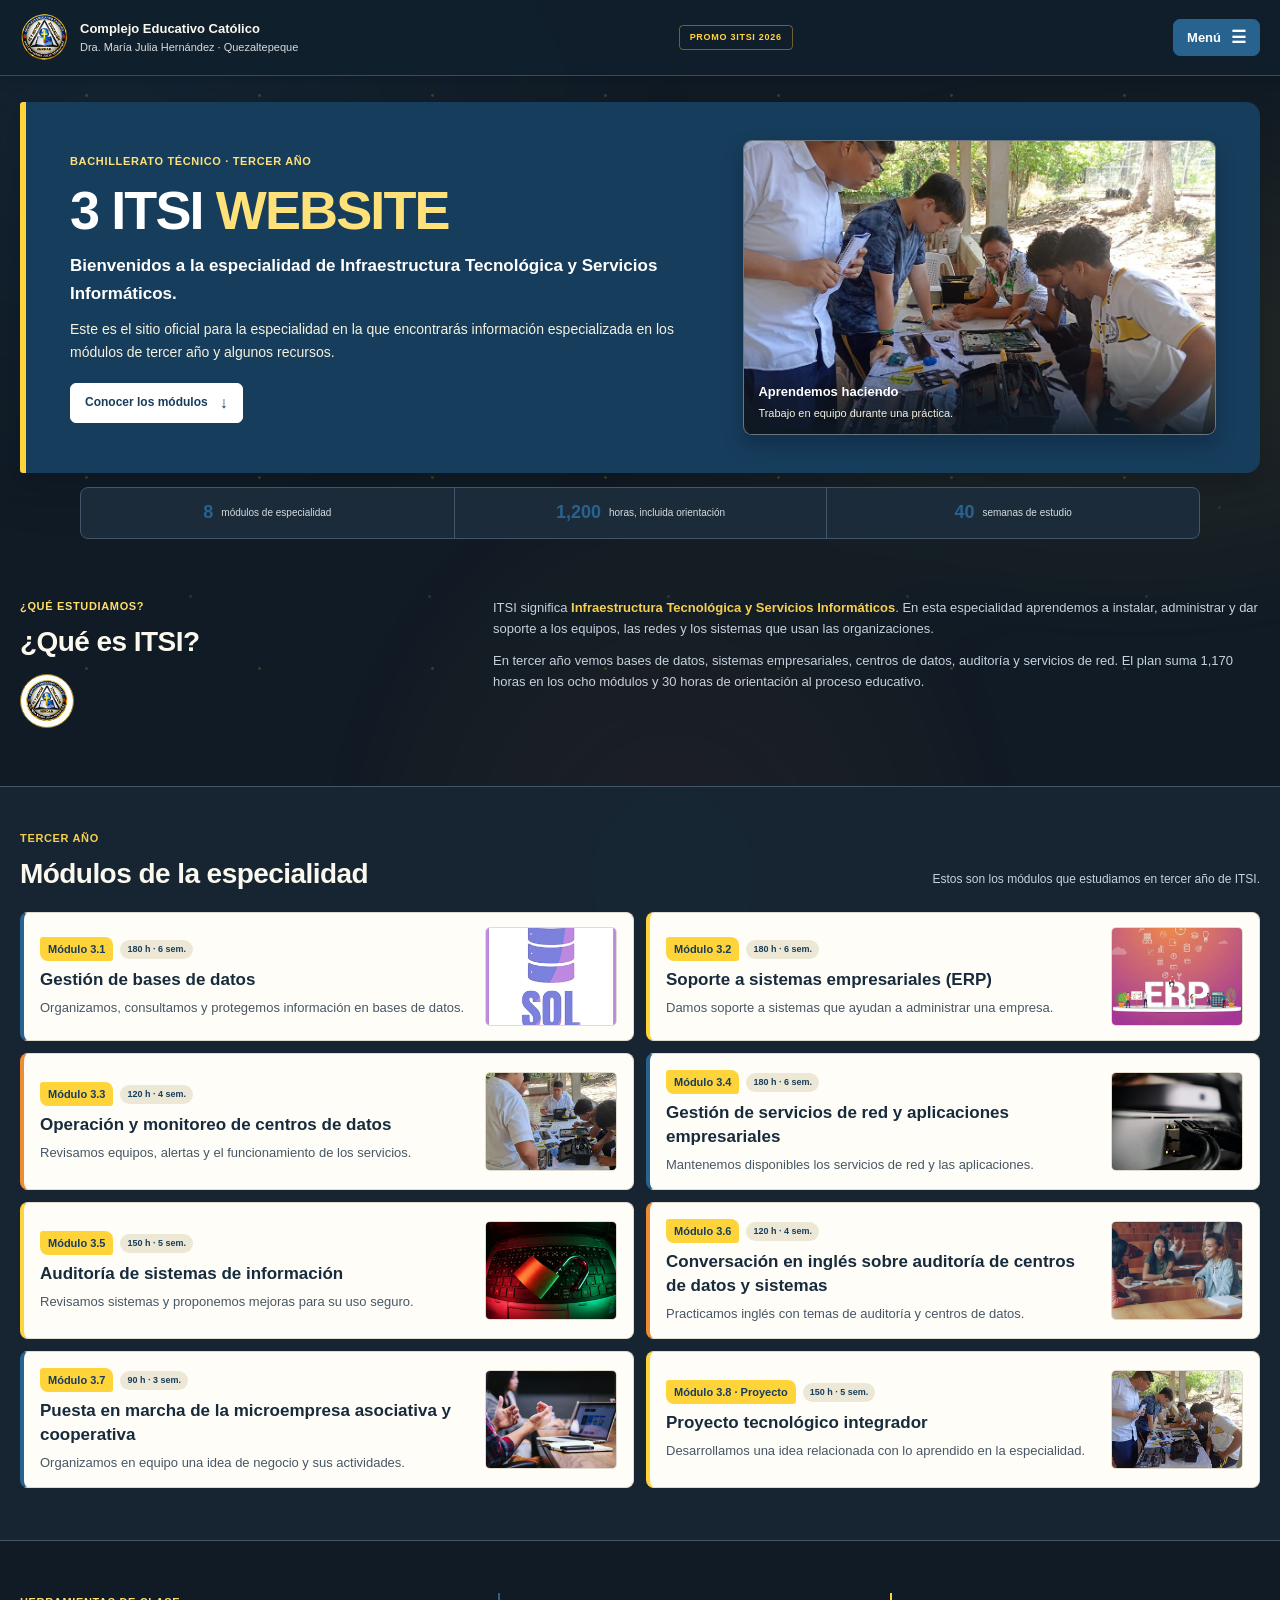
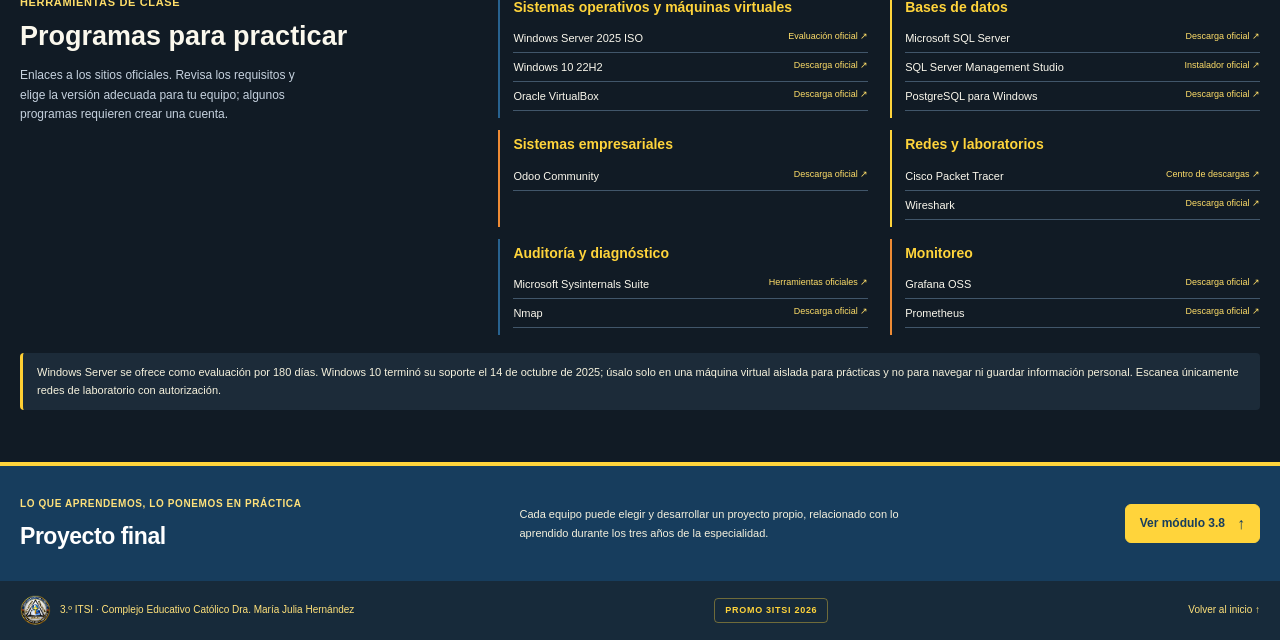
<file: index.html>
<!doctype html>
<!-- El sitio está en español. -->
<html lang="es">
  <head>
    <!-- Título, descripción, icono y hoja de estilos de la página. -->
    <meta charset="UTF-8" />
    <meta name="viewport" content="width=device-width, initial-scale=1.0" />
    <meta
      name="description"
      content="Conoce los módulos, prácticas y recursos de tercer año de Infraestructura Tecnológica y Servicios Informáticos del Complejo Educativo Católico Dra. María Julia Hernández."
    />
    <link rel="icon" type="image/png" href="imagenes/parrologo.png" />
    <meta property="og:type" content="website" />
    <meta property="og:title" content="3 ITSI WEBSITE | Tercer año" />
    <meta
      property="og:description"
      content="Módulos, prácticas y recursos de la especialidad ITSI del Complejo Educativo Católico Dra. María Julia Hernández."
    />
    <meta property="og:url" content="https://crech23.github.io/3-ITSI-WEB/" />
    <meta
      property="og:image"
      content="https://crech23.github.io/3-ITSI-WEB/imagenes/parrologo.png"
    />
    <meta
      property="og:image:alt"
      content="Estudiantes de ITSI trabajando en una práctica de soporte técnico"
    />
    <title>
      3.º ITSI | Complejo Educativo Católico Dra. María Julia Hernández
    </title>
    <link rel="stylesheet" href="style.css?v=9274568" />
  </head>
  <body>
    <!-- Logo del centro y menú para moverse por la página. -->
    <header class="encabezado" id="inicio">
      <a class="identidad" href="#inicio">
        <img
          src="imagenes/parrologo.png"
          alt="Logo del Complejo Educativo Católico Dra. María Julia Hernández"
        />
        <span
          ><strong>Complejo Educativo Católico</strong
          ><small>Dra. María Julia Hernández · Quezaltepeque</small></span
        >
      </a>
      <span class="promo-top">Promo 3ITSI 2026</span>

      <!-- El navegador abre este menú y lo cierra al hacer clic fuera o pulsar Escape. -->
      <div class="menu">
        <button
          class="menu-boton"
          type="button"
          popovertarget="menu-contenido"
          aria-controls="menu-contenido"
        >
          Menú <span aria-hidden="true">☰</span>
        </button>
        <nav
          class="menu-contenido"
          id="menu-contenido"
          popover
          aria-label="Menú principal"
        >
          <a href="#inicio">Inicio</a>
          <a href="#especialidad">La especialidad</a>
          <a href="#modulos">Módulos de tercer año</a>
          <a href="#programas">Programas y descargas</a>
          <a href="#proyecto">Proyecto final</a>
        </nav>
      </div>
    </header>

    <!-- Aquí empieza el contenido principal del sitio. -->
    <main>
      <!-- Presentación de ITSI y foto de una práctica. -->
      <section class="portada">
        <div class="portada-texto">
          <p class="etiqueta">BACHILLERATO TÉCNICO · TERCER AÑO</p>
          <h1 class="titulo">3 ITSI <span>WEBSITE</span></h1>
          <p class="bajada">
            Bienvenidos a la especialidad de Infraestructura Tecnológica y
            Servicios Informáticos.
          </p>
          <p class="introduccion">
            Este es el sitio oficial para la especialidad en la que encontrarás
            información especializada en los módulos de tercer año y algunos
            recursos.
          </p>
          <a class="boton" href="#modulos"
            >Conocer los módulos <span aria-hidden="true">↓</span></a
          >
        </div>
        <figure class="portada-foto">
          <img
            src="imagenes/mantenimiento-modulo-3.png"
            alt="Estudiantes revisando los componentes internos de una computadora durante una práctica"
          />
          <figcaption>
            <strong>Aprendemos haciendo</strong
            ><span>Trabajo en equipo durante una práctica.</span>
          </figcaption>
        </figure>
      </section>

      <!-- Cifras principales del plan de estudio. -->
      <section class="resumen" aria-label="Datos del plan de estudio">
        <p><strong>8</strong><span>módulos de especialidad</span></p>
        <p><strong>1,200</strong><span>horas, incluida orientación</span></p>
        <p><strong>40</strong><span>semanas de estudio</span></p>
      </section>

      <!-- Qué significa ITSI y qué se aprende en tercer año. -->
      <section class="seccion especialidad" id="especialidad">
        <div class="seccion-titulo">
          <p class="etiqueta">¿QUÉ ESTUDIAMOS?</p>
          <h2>¿Qué es ITSI?</h2>
          <img
            class="sello-especialidad"
            src="imagenes/parrologo.png"
            alt="Escudo del Complejo Educativo Católico Dra. María Julia Hernández"
          />
        </div>
        <div class="texto-seccion">
          <p>
            ITSI significa
            <strong>Infraestructura Tecnológica y Servicios Informáticos</strong
            >. En esta especialidad aprendemos a instalar, administrar y dar
            soporte a los equipos, las redes y los sistemas que usan las
            organizaciones.
          </p>
          <p>
            En tercer año vemos bases de datos, sistemas empresariales, centros
            de datos, auditoría y servicios de red. El plan suma 1,170 horas en
            los ocho módulos y 30 horas de orientación al proceso educativo.
          </p>
        </div>
      </section>

      <!-- Cada tarjeta abre el detalle de un módulo. -->
      <section class="modulos" id="modulos">
        <div class="seccion">
          <div class="encabezado-modulos">
            <div class="seccion-titulo">
              <p class="etiqueta">TERCER AÑO</p>
              <h2>Módulos de la especialidad</h2>
            </div>
            <p>Estos son los módulos que estudiamos en tercer año de ITSI.</p>
          </div>

          <div class="lista-modulos">
            <a
              class="modulo modulo-con-foto modulo-bases-datos"
              href="modulos/modulo-1.html"
              aria-label="Abrir información del módulo 3.1"
              ><span class="modulo-info"
                ><span class="numero-modulo">Módulo 3.1</span
                ><span class="duracion-modulo">180 h · 6 sem.</span>
                <h3>Gestión de bases de datos</h3>
                <p>
                  Organizamos, consultamos y protegemos información en bases de
                  datos.
                </p></span
              ><img
                src="imagenes/bases-de-datos-sql.png"
                alt="Ilustración de una base de datos SQL"
            /></a>
            <a
              class="modulo modulo-con-foto modulo-erp"
              href="modulos/modulo-2.html"
              aria-label="Abrir información del módulo 3.2"
              ><span class="modulo-info"
                ><span class="numero-modulo">Módulo 3.2</span
                ><span class="duracion-modulo">180 h · 6 sem.</span>
                <h3>Soporte a sistemas empresariales (ERP)</h3>
                <p>
                  Damos soporte a sistemas que ayudan a administrar una empresa.
                </p></span
              ><img
                src="imagenes/erp-sistemas-empresariales.png"
                alt="Ilustración del sistema ERP y sus áreas empresariales"
            /></a>
            <a
              class="modulo modulo-con-foto"
              href="modulos/modulo-3.html"
              aria-label="Abrir información del módulo 3.3"
              ><span class="modulo-info"
                ><span class="numero-modulo">Módulo 3.3</span
                ><span class="duracion-modulo">120 h · 4 sem.</span>
                <h3>Operación y monitoreo de centros de datos</h3>
                <p>
                  Revisamos equipos, alertas y el funcionamiento de los
                  servicios.
                </p></span
              ><img
                src="imagenes/practica-itsi.jpg"
                alt="Estudiantes trabajando juntos en el mantenimiento de una computadora"
            /></a>
            <a
              class="modulo modulo-con-foto"
              href="modulos/modulo-4.html"
              aria-label="Abrir información del módulo 3.4"
              ><span class="modulo-info"
                ><span class="numero-modulo">Módulo 3.4</span
                ><span class="duracion-modulo">180 h · 6 sem.</span>
                <h3>
                  Gestión de servicios de red y aplicaciones empresariales
                </h3>
                <p>
                  Mantenemos disponibles los servicios de red y las
                  aplicaciones.
                </p></span
              ><img
                src="imagenes/redes-modulo-4.jpg"
                alt="Switch de red conectado con cables Ethernet"
            /></a>
            <a
              class="modulo modulo-con-foto"
              href="modulos/modulo-5.html"
              aria-label="Abrir información del módulo 3.5"
              ><span class="modulo-info"
                ><span class="numero-modulo">Módulo 3.5</span
                ><span class="duracion-modulo">150 h · 5 sem.</span>
                <h3>Auditoría de sistemas de información</h3>
                <p>
                  Revisamos sistemas y proponemos mejoras para su uso seguro.
                </p></span
              ><img
                src="imagenes/auditoria-modulo-5.jpg"
                alt="Computadora con elementos relacionados con seguridad informática"
            /></a>
            <a
              class="modulo modulo-con-foto"
              href="modulos/modulo-6.html"
              aria-label="Abrir información del módulo 3.6"
              ><span class="modulo-info"
                ><span class="numero-modulo">Módulo 3.6</span
                ><span class="duracion-modulo">120 h · 4 sem.</span>
                <h3>
                  Conversación en inglés sobre auditoría de centros de datos y
                  sistemas
                </h3>
                <p>
                  Practicamos inglés con temas de auditoría y centros de datos.
                </p></span
              ><img
                src="imagenes/ingles-modulo-6.jpg"
                alt="Estudiantes conversando en un aula"
            /></a>
            <a
              class="modulo modulo-con-foto"
              href="modulos/modulo-7.html"
              aria-label="Abrir información del módulo 3.7"
              ><span class="modulo-info"
                ><span class="numero-modulo">Módulo 3.7</span
                ><span class="duracion-modulo">90 h · 3 sem.</span>
                <h3>
                  Puesta en marcha de la microempresa asociativa y cooperativa
                </h3>
                <p>
                  Organizamos en equipo una idea de negocio y sus actividades.
                </p></span
              ><img
                src="imagenes/microempresa-modulo-7.jpg"
                alt="Personas conversando y planificando en una reunión de trabajo"
            /></a>
            <a
              class="modulo modulo-proyecto modulo-con-foto"
              href="modulos/modulo-8.html"
              aria-label="Abrir información del módulo 3.8"
              ><span class="modulo-info"
                ><span class="numero-modulo">Módulo 3.8 · Proyecto</span
                ><span class="duracion-modulo">150 h · 5 sem.</span>
                <h3>Proyecto tecnológico integrador</h3>
                <p>
                  Desarrollamos una idea relacionada con lo aprendido en la
                  especialidad.
                </p></span
              ><img
                src="imagenes/mantenimiento-modulo-3.png"
                alt="Estudiantes de ITSI colaborando en una práctica técnica con computadoras"
            /></a>
          </div>
        </div>
      </section>

      <!-- Descargas oficiales de los programas usados en clase. -->
      <section class="seccion programas" id="programas">
        <div class="programas-intro">
          <p class="etiqueta">HERRAMIENTAS DE CLASE</p>
          <h2>Programas para practicar</h2>
          <p>
            Enlaces a los sitios oficiales. Revisa los requisitos y elige la
            versión adecuada para tu equipo; algunos programas requieren crear
            una cuenta.
          </p>
        </div>
        <div class="grupos-programas">
          <section class="grupo-programa">
            <h3>Sistemas operativos y máquinas virtuales</h3>
            <a
              href="https://www.microsoft.com/es-mx/evalcenter/download-windows-server-2025"
              target="_blank"
              rel="noopener noreferrer"
              >Windows Server 2025 ISO <span>Evaluación oficial ↗</span></a
            >
            <a
              href="https://www.microsoft.com/es-es/software-download/windows10"
              target="_blank"
              rel="noopener noreferrer"
              >Windows 10 22H2 <span>Descarga oficial ↗</span></a
            >
            <a
              href="https://www.virtualbox.org/wiki/Downloads"
              target="_blank"
              rel="noopener noreferrer"
              >Oracle VirtualBox <span>Descarga oficial ↗</span></a
            >
          </section>
          <section class="grupo-programa">
            <h3>Bases de datos</h3>
            <a
              href="https://www.microsoft.com/es-MX/sql-server/sql-server-downloads"
              >Microsoft SQL Server <span>Descarga oficial ↗</span></a
            >
            <a
              href="https://learn.microsoft.com/en-us/ssms/download-sql-server-management-studio-ssms"
              >SQL Server Management Studio
              <span>Instalador oficial ↗</span></a
            >
            <a href="https://www.postgresql.org/download/windows/"
              >PostgreSQL para Windows <span>Descarga oficial ↗</span></a
            >
          </section>
          <section class="grupo-programa">
            <h3>Sistemas empresariales</h3>
            <a href="https://www.odoo.com/page/download"
              >Odoo Community <span>Descarga oficial ↗</span></a
            >
          </section>
          <section class="grupo-programa">
            <h3>Redes y laboratorios</h3>
            <a href="https://skillsforall.com/resources/lab-downloads"
              >Cisco Packet Tracer <span>Centro de descargas ↗</span></a
            >
            <a href="https://www.wireshark.org/download.html"
              >Wireshark <span>Descarga oficial ↗</span></a
            >
          </section>
          <section class="grupo-programa">
            <h3>Auditoría y diagnóstico</h3>
            <a
              href="https://learn.microsoft.com/en-us/sysinternals/downloads/sysinternals-suite"
              target="_blank"
              rel="noopener noreferrer"
              >Microsoft Sysinternals Suite
              <span>Herramientas oficiales ↗</span></a
            >
            <a
              href="https://nmap.org/download.html"
              target="_blank"
              rel="noopener noreferrer"
              >Nmap <span>Descarga oficial ↗</span></a
            >
          </section>
          <section class="grupo-programa">
            <h3>Monitoreo</h3>
            <a href="https://grafana.com/grafana/download"
              >Grafana OSS <span>Descarga oficial ↗</span></a
            >
            <a href="https://prometheus.io/download/"
              >Prometheus <span>Descarga oficial ↗</span></a
            >
          </section>
        </div>
        <p class="aviso-recursos">
          Windows Server se ofrece como evaluación por 180 días. Windows 10
          terminó su soporte el 14 de octubre de 2025; úsalo solo en una máquina
          virtual aislada para prácticas y no para navegar ni guardar
          información personal. Escanea únicamente redes de laboratorio con
          autorización.
        </p>
      </section>

      <!-- Cierre y acceso al módulo del proyecto final. -->
      <section class="cierre" id="proyecto">
        <div class="seccion cierre-contenido">
          <div>
            <p class="etiqueta">LO QUE APRENDEMOS, LO PONEMOS EN PRÁCTICA</p>
            <h2>Proyecto final</h2>
          </div>
          <p>
            Cada equipo puede elegir y desarrollar un proyecto propio,
            relacionado con lo aprendido durante los tres años de la
            especialidad.
          </p>
          <a class="boton boton-claro" href="modulos/modulo-8.html"
            >Ver módulo 3.8 <span aria-hidden="true">↑</span></a
          >
        </div>
      </section>
    </main>

    <!-- Identidad del centro y enlace para volver arriba. -->
    <footer class="pie">
      <a class="pie-identidad" href="#inicio"
        ><img src="imagenes/parrologo.png" alt="" /><span
          >3.º ITSI · Complejo Educativo Católico Dra. María Julia
          Hernández</span
        ></a
      ><span class="promo-anio">Promo 3ITSI 2026</span><a href="#inicio">Volver al inicio ↑</a>
    </footer>
  </body>
</html>
</file>
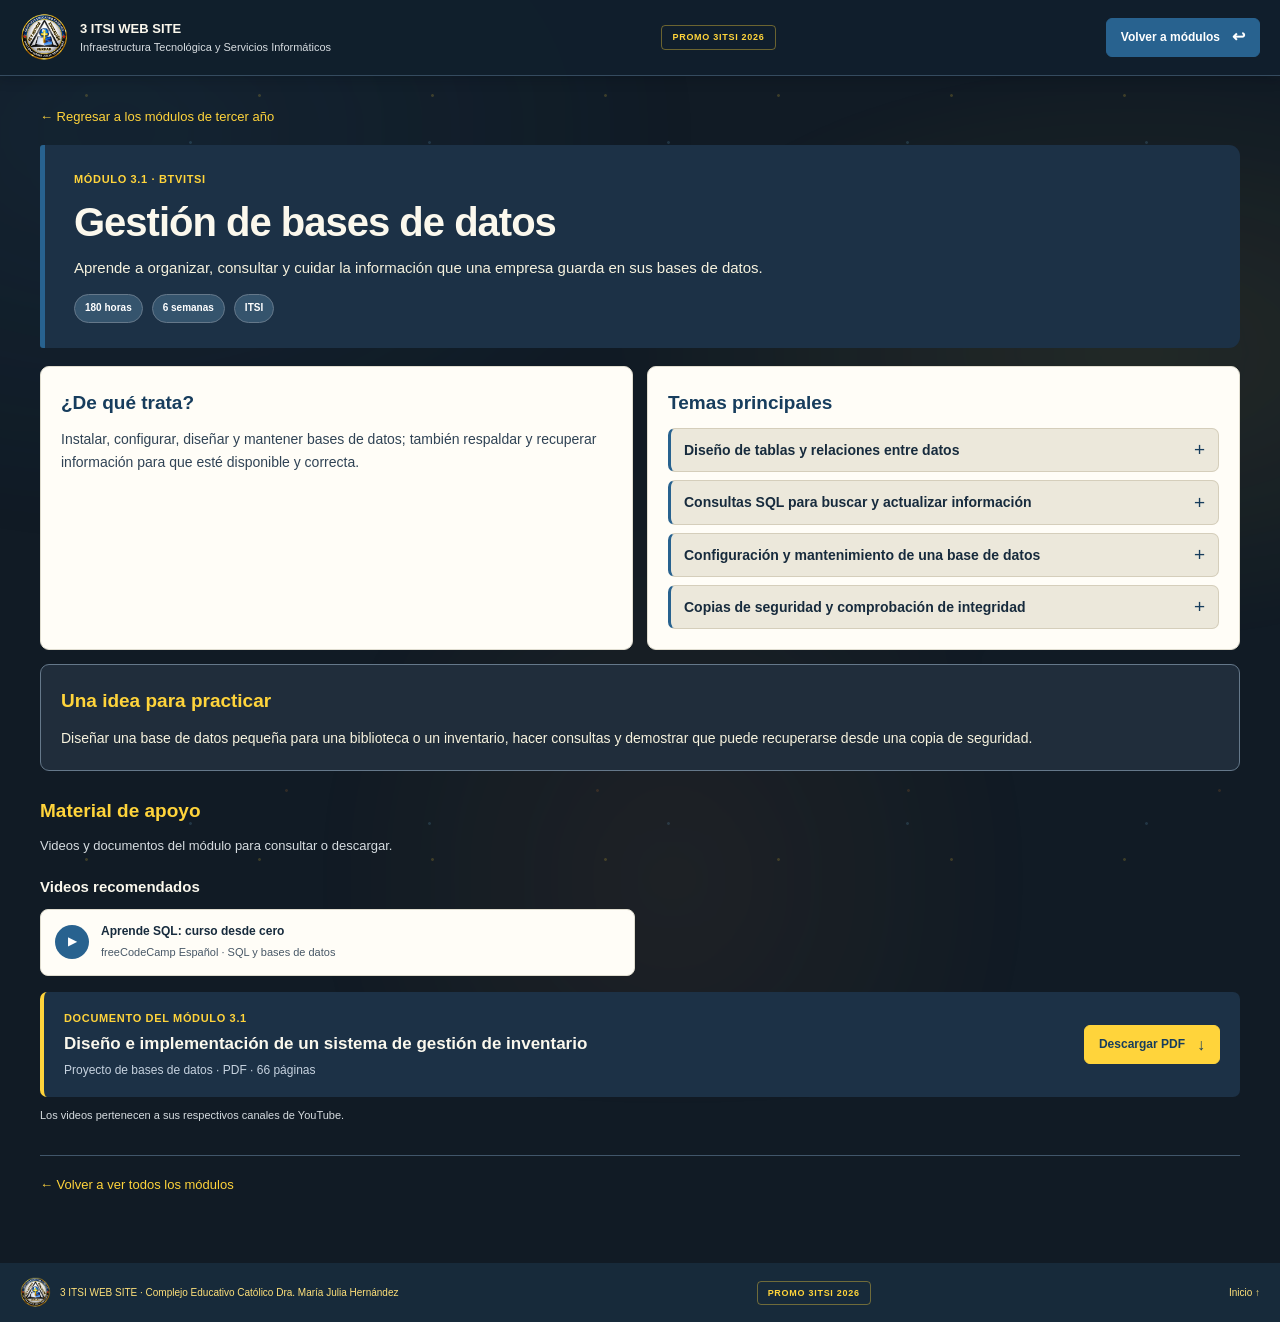
<file: modulos/modulo-1.html>
<!doctype html>
<html lang="es">
  <head>
    <!-- Datos de esta página y enlace a los estilos compartidos. -->
    <meta charset="UTF-8" />
    <meta name="viewport" content="width=device-width, initial-scale=1.0" />
    <meta
      name="description"
      content="Información y videos recomendados para el módulo 1: Gestión de bases de datos."
    />
    <title>Módulo 3.1 | 3 ITSI WEB SITE</title>
    <link rel="icon" type="image/png" href="../imagenes/parrologo.png" />
    <link rel="stylesheet" href="../style.css?v=9274568" />
  </head>
  <body>
    <!-- Escudo del centro y acceso a la lista de módulos. -->
    <header class="encabezado">
      <a class="identidad" href="../index.html#inicio">
        <img
          src="../imagenes/parrologo.png"
          alt="Logo del Complejo Educativo Católico Dra. María Julia Hernández"
        />
        <span
          ><strong>3 ITSI WEB SITE</strong
          ><small
            >Infraestructura Tecnológica y Servicios Informáticos</small
          ></span
        >
      </a>
      <span class="promo-top">Promo 3ITSI 2026</span>
      <a class="boton" href="../index.html#modulos"
        >Volver a módulos <span aria-hidden="true">↩</span></a
      >
    </header>

    <!-- Aquí empieza la información de este módulo. -->
    <main class="pagina-modulo">
      <a class="volver" href="../index.html#modulos"
        >← Regresar a los módulos de tercer año</a
      >
      <!-- Nombre, código y duración del módulo. -->
      <section class="titulo-modulo">
        <p class="etiqueta">MÓDULO 3.1 · BTVITSI</p>
        <h1>Gestión de bases de datos</h1>
        <p class="resumen-modulo">
          Aprende a organizar, consultar y cuidar la información que una empresa
          guarda en sus bases de datos.
        </p>
        <div class="datos-modulo">
          <span>180 horas</span><span>6 semanas</span><span>ITSI</span>
        </div>
      </section>

      <!-- Resumen del módulo, temas y una idea para practicar. -->
      <div class="detalle-cuerpo">
        <section class="panel-info">
          <h2>¿De qué trata?</h2>
          <p>
            Instalar, configurar, diseñar y mantener bases de datos; también
            respaldar y recuperar información para que esté disponible y
            correcta.
          </p>
        </section>
        <section class="panel-info">
          <h2>Temas principales</h2>
          <!-- Cada tema se puede abrir para leer su explicación. -->
          <div class="lista-temas">
            <details class="tema-desplegable">
              <summary>Diseño de tablas y relaciones entre datos</summary>
              <p>
                Una base de datos organiza la información en tablas. Las
                relaciones conectan datos relacionados y ayudan a evitar
                repeticiones.
              </p>
            </details>
            <details class="tema-desplegable">
              <summary>
                Consultas SQL para buscar y actualizar información
              </summary>
              <p>
                Con SQL se pueden buscar registros, filtrar resultados y agregar
                o modificar información según lo que necesite el sistema.
              </p>
            </details>
            <details class="tema-desplegable">
              <summary>
                Configuración y mantenimiento de una base de datos
              </summary>
              <p>
                Incluye preparar la base, organizar el acceso de usuarios y
                revisar que funcione correctamente para mantener la información
                disponible.
              </p>
            </details>
            <details class="tema-desplegable">
              <summary>
                Copias de seguridad y comprobación de integridad
              </summary>
              <p>
                Las copias permiten recuperar información ante un error. También
                se revisa que los datos estén completos y puedan consultarse.
              </p>
            </details>
          </div>
        </section>
        <section class="panel-info panel-practica">
          <h2>Una idea para practicar</h2>
          <p>
            Diseñar una base de datos pequeña para una biblioteca o un
            inventario, hacer consultas y demostrar que puede recuperarse desde
            una copia de seguridad.
          </p>
        </section>
      </div>

      <!-- Videos y documentos disponibles como material de apoyo. -->
      <section class="videos-modulo">
        <h2>Material de apoyo</h2>
        <p>
          Videos y documentos del módulo para consultar o descargar.
        </p>
        <h3>Videos recomendados</h3>
        <div class="video-lista">
          <a
            class="video-enlace"
            href="https://www.youtube.com/watch?v=6JBsoPOwPew"
          >
            <span class="video-play" aria-hidden="true">▶</span
            ><span class="video-texto"
              ><strong>Aprende SQL: curso desde cero</strong
              ><small>freeCodeCamp Español · SQL y bases de datos</small></span
            >
          </a>
        </div>
        <!-- Documento del proyecto presentado para este módulo. -->
        <section class="documento-modulo">
          <div>
            <p class="etiqueta">DOCUMENTO DEL MÓDULO 3.1</p>
            <h3>Diseño e implementación de un sistema de gestión de inventario</h3>
            <p>Proyecto de bases de datos · PDF · 66 páginas</p>
          </div>
          <a class="boton boton-documento" href="../documentos/modulo-3.1-proyecto-inventario-bases-de-datos.pdf" download>
            Descargar PDF <span aria-hidden="true">↓</span>
          </a>
        </section>

        <p class="nota-video">
          Los videos pertenecen a sus respectivos canales de YouTube.
        </p>
      </section>
      <div class="pie-detalle">
        <a class="volver" href="../index.html#modulos"
          >← Volver a ver todos los módulos</a
        >
      </div>
    </main>

    <!-- Cierre de la página y enlace para volver al inicio. -->
    <footer class="pie">
      <a class="pie-identidad" href="../index.html#inicio"
        ><img src="../imagenes/parrologo.png" alt="" /><span
          >3 ITSI WEB SITE · Complejo Educativo Católico Dra. María Julia
          Hernández</span
        ></a
      ><span class="promo-anio">Promo 3ITSI 2026</span><a href="../index.html#inicio">Inicio ↑</a>
    </footer>
  </body>
</html>
</file>
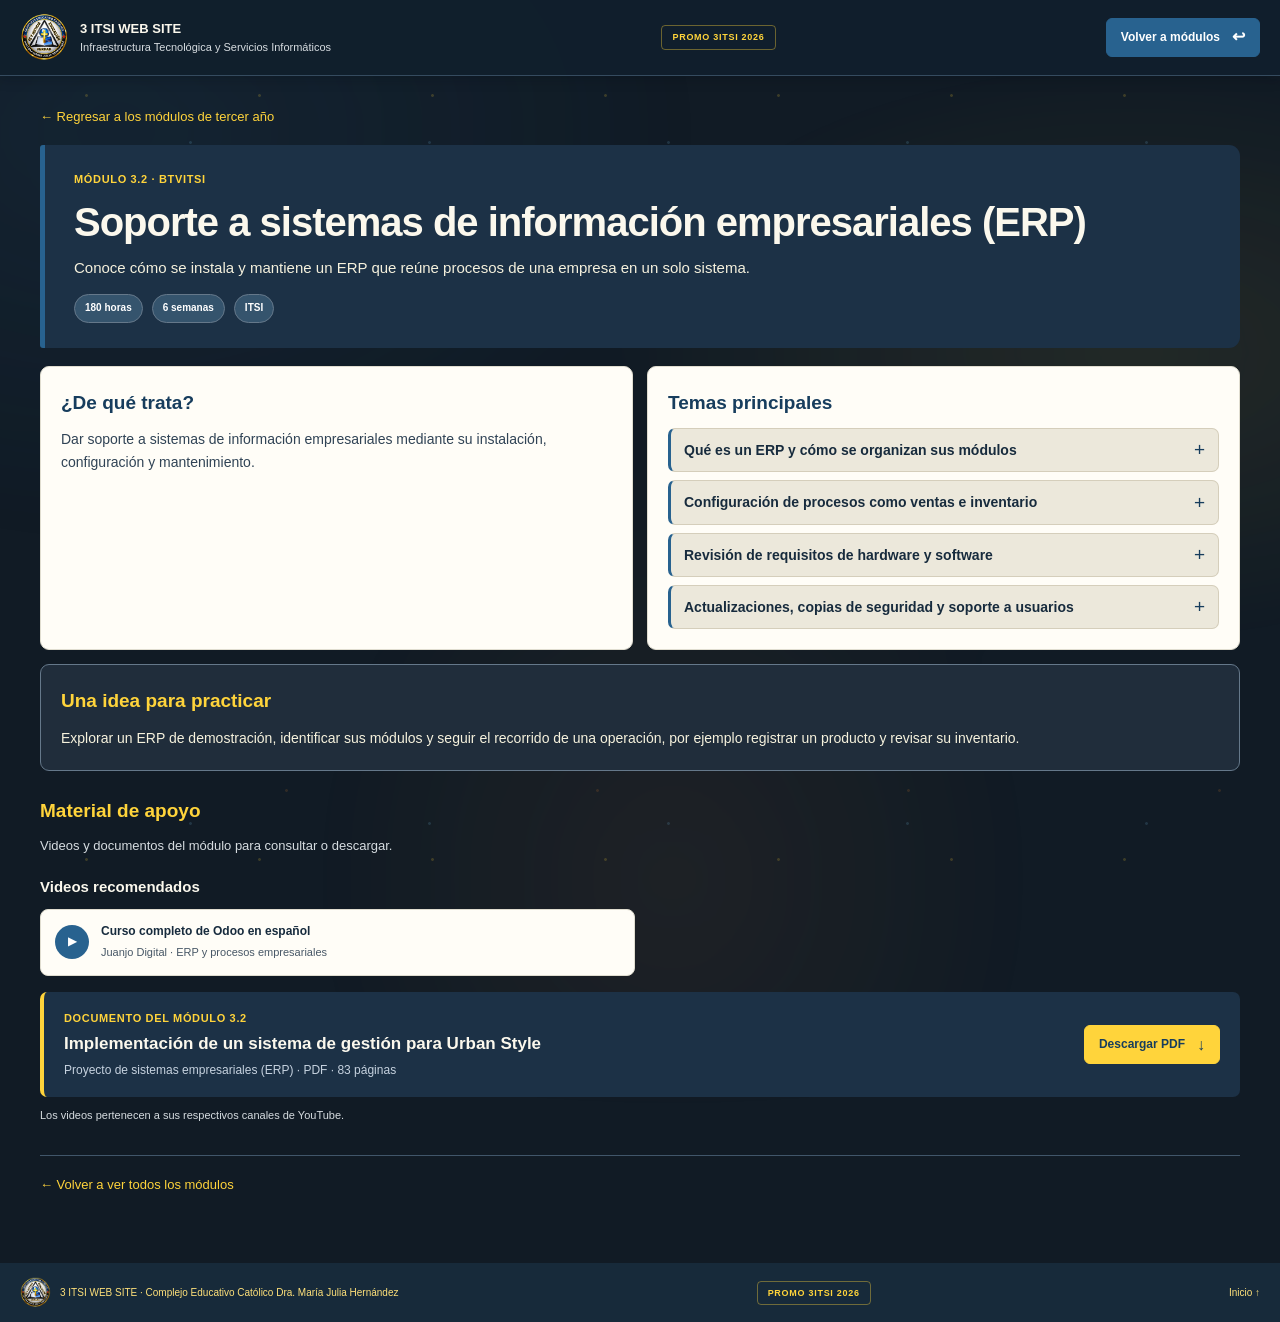
<file: modulos/modulo-2.html>
<!doctype html>
<html lang="es">
  <head>
    <!-- Datos de esta página y enlace a los estilos compartidos. -->
    <meta charset="UTF-8" />
    <meta name="viewport" content="width=device-width, initial-scale=1.0" />
    <meta
      name="description"
      content="Información y videos recomendados para el módulo 2: Soporte a sistemas de información empresariales (ERP)."
    />
    <title>Módulo 3.2 | 3 ITSI WEB SITE</title>
    <link rel="icon" type="image/png" href="../imagenes/parrologo.png" />
    <link rel="stylesheet" href="../style.css?v=9274568" />
  </head>
  <body>
    <!-- Escudo del centro y acceso a la lista de módulos. -->
    <header class="encabezado">
      <a class="identidad" href="../index.html#inicio">
        <img
          src="../imagenes/parrologo.png"
          alt="Logo del Complejo Educativo Católico Dra. María Julia Hernández"
        />
        <span
          ><strong>3 ITSI WEB SITE</strong
          ><small
            >Infraestructura Tecnológica y Servicios Informáticos</small
          ></span
        >
      </a>
      <span class="promo-top">Promo 3ITSI 2026</span>
      <a class="boton" href="../index.html#modulos"
        >Volver a módulos <span aria-hidden="true">↩</span></a
      >
    </header>

    <!-- Aquí empieza la información de este módulo. -->
    <main class="pagina-modulo">
      <a class="volver" href="../index.html#modulos"
        >← Regresar a los módulos de tercer año</a
      >
      <!-- Nombre, código y duración del módulo. -->
      <section class="titulo-modulo">
        <p class="etiqueta">MÓDULO 3.2 · BTVITSI</p>
        <h1>Soporte a sistemas de información empresariales (ERP)</h1>
        <p class="resumen-modulo">
          Conoce cómo se instala y mantiene un ERP que reúne procesos de una
          empresa en un solo sistema.
        </p>
        <div class="datos-modulo">
          <span>180 horas</span><span>6 semanas</span><span>ITSI</span>
        </div>
      </section>

      <!-- Resumen del módulo, temas y una idea para practicar. -->
      <div class="detalle-cuerpo">
        <section class="panel-info">
          <h2>¿De qué trata?</h2>
          <p>
            Dar soporte a sistemas de información empresariales mediante su
            instalación, configuración y mantenimiento.
          </p>
        </section>
        <section class="panel-info">
          <h2>Temas principales</h2>
          <!-- Cada tema se puede abrir para leer su explicación. -->
          <div class="lista-temas">
            <details class="tema-desplegable">
              <summary>Qué es un ERP y cómo se organizan sus módulos</summary>
              <p>
                Un ERP reúne en un mismo sistema procesos de una organización.
                Sus módulos comparten información, por ejemplo, entre ventas e
                inventario.
              </p>
            </details>
            <details class="tema-desplegable">
              <summary>
                Configuración de procesos como ventas e inventario
              </summary>
              <p>
                Se registran productos, movimientos y actividades para que el
                sistema refleje cómo trabaja el negocio y mantenga sus datos
                ordenados.
              </p>
            </details>
            <details class="tema-desplegable">
              <summary>Revisión de requisitos de hardware y software</summary>
              <p>
                Antes de instalar un ERP conviene verificar el sistema
                operativo, el espacio disponible y los recursos que requiere la
                versión elegida.
              </p>
            </details>
            <details class="tema-desplegable">
              <summary>
                Actualizaciones, copias de seguridad y soporte a usuarios
              </summary>
              <p>
                Mantener el sistema actualizado y respaldado protege el trabajo.
                El soporte ayuda a resolver problemas de acceso y uso.
              </p>
            </details>
          </div>
        </section>
        <section class="panel-info panel-practica">
          <h2>Una idea para practicar</h2>
          <p>
            Explorar un ERP de demostración, identificar sus módulos y seguir el
            recorrido de una operación, por ejemplo registrar un producto y
            revisar su inventario.
          </p>
        </section>
      </div>

      <!-- Videos y documentos disponibles como material de apoyo. -->
      <section class="videos-modulo">
        <h2>Material de apoyo</h2>
        <p>
          Videos y documentos del módulo para consultar o descargar.
        </p>
        <h3>Videos recomendados</h3>
        <div class="video-lista">
          <a
            class="video-enlace"
            href="https://www.youtube.com/watch?v=8EZUSmV3WUI"
          >
            <span class="video-play" aria-hidden="true">▶</span
            ><span class="video-texto"
              ><strong>Curso completo de Odoo en español</strong
              ><small
                >Juanjo Digital · ERP y procesos empresariales</small
              ></span
            >
          </a>
        </div>
        <!-- Documento del proyecto presentado para este módulo. -->
        <section class="documento-modulo">
          <div>
            <p class="etiqueta">DOCUMENTO DEL MÓDULO 3.2</p>
            <h3>Implementación de un sistema de gestión para Urban Style</h3>
            <p>Proyecto de sistemas empresariales (ERP) · PDF · 83 páginas</p>
          </div>
          <a class="boton boton-documento" href="../documentos/modulo-3.2-proyecto-erp-urban-style.pdf" download>
            Descargar PDF <span aria-hidden="true">↓</span>
          </a>
        </section>

        <p class="nota-video">
          Los videos pertenecen a sus respectivos canales de YouTube.
        </p>
      </section>
      <div class="pie-detalle">
        <a class="volver" href="../index.html#modulos"
          >← Volver a ver todos los módulos</a
        >
      </div>
    </main>

    <!-- Cierre de la página y enlace para volver al inicio. -->
    <footer class="pie">
      <a class="pie-identidad" href="../index.html#inicio"
        ><img src="../imagenes/parrologo.png" alt="" /><span
          >3 ITSI WEB SITE · Complejo Educativo Católico Dra. María Julia
          Hernández</span
        ></a
      ><span class="promo-anio">Promo 3ITSI 2026</span><a href="../index.html#inicio">Inicio ↑</a>
    </footer>
  </body>
</html>
</file>
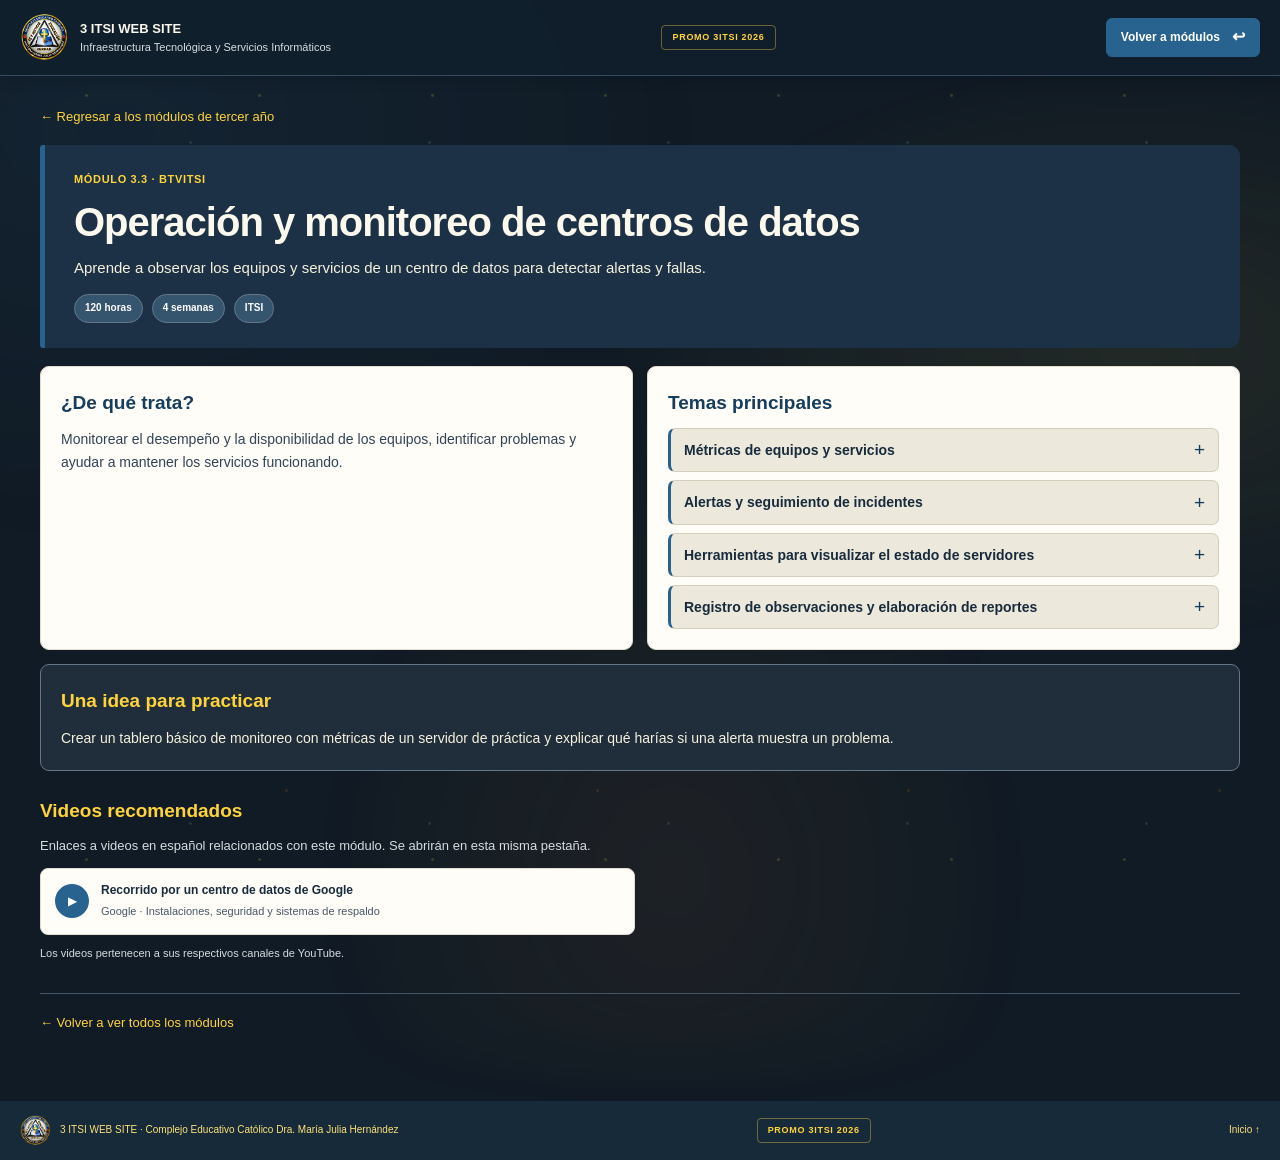
<file: modulos/modulo-3.html>
<!doctype html>
<html lang="es">
  <head>
    <!-- Datos de esta página y enlace a los estilos compartidos. -->
    <meta charset="UTF-8" />
    <meta name="viewport" content="width=device-width, initial-scale=1.0" />
    <meta
      name="description"
      content="Información y videos recomendados para el módulo 3: Operación y monitoreo de centros de datos."
    />
    <title>Módulo 3.3 | 3 ITSI WEB SITE</title>
    <link rel="icon" type="image/png" href="../imagenes/parrologo.png" />
    <link rel="stylesheet" href="../style.css?v=9274568" />
  </head>
  <body>
    <!-- Escudo del centro y acceso a la lista de módulos. -->
    <header class="encabezado">
      <a class="identidad" href="../index.html#inicio">
        <img
          src="../imagenes/parrologo.png"
          alt="Logo del Complejo Educativo Católico Dra. María Julia Hernández"
        />
        <span
          ><strong>3 ITSI WEB SITE</strong
          ><small
            >Infraestructura Tecnológica y Servicios Informáticos</small
          ></span
        >
      </a>
      <span class="promo-top">Promo 3ITSI 2026</span>
      <a class="boton" href="../index.html#modulos"
        >Volver a módulos <span aria-hidden="true">↩</span></a
      >
    </header>

    <!-- Aquí empieza la información de este módulo. -->
    <main class="pagina-modulo">
      <a class="volver" href="../index.html#modulos"
        >← Regresar a los módulos de tercer año</a
      >
      <!-- Nombre, código y duración del módulo. -->
      <section class="titulo-modulo">
        <p class="etiqueta">MÓDULO 3.3 · BTVITSI</p>
        <h1>Operación y monitoreo de centros de datos</h1>
        <p class="resumen-modulo">
          Aprende a observar los equipos y servicios de un centro de datos para
          detectar alertas y fallas.
        </p>
        <div class="datos-modulo">
          <span>120 horas</span><span>4 semanas</span><span>ITSI</span>
        </div>
      </section>

      <!-- Resumen del módulo, temas y una idea para practicar. -->
      <div class="detalle-cuerpo">
        <section class="panel-info">
          <h2>¿De qué trata?</h2>
          <p>
            Monitorear el desempeño y la disponibilidad de los equipos,
            identificar problemas y ayudar a mantener los servicios funcionando.
          </p>
        </section>
        <section class="panel-info">
          <h2>Temas principales</h2>
          <!-- Cada tema se puede abrir para leer su explicación. -->
          <div class="lista-temas">
            <details class="tema-desplegable">
              <summary>Métricas de equipos y servicios</summary>
              <p>
                Se observan datos como uso del procesador, memoria,
                almacenamiento, tráfico de red y disponibilidad para conocer el
                estado de los equipos.
              </p>
            </details>
            <details class="tema-desplegable">
              <summary>Alertas y seguimiento de incidentes</summary>
              <p>
                Una alerta avisa cuando una métrica sale de lo esperado.
                Registrar el incidente permite revisar qué ocurrió y qué
                acciones se tomaron.
              </p>
            </details>
            <details class="tema-desplegable">
              <summary>
                Herramientas para visualizar el estado de servidores
              </summary>
              <p>
                Los paneles de monitoreo presentan métricas y tendencias de
                forma visual para detectar cambios o fallas con más facilidad.
              </p>
            </details>
            <details class="tema-desplegable">
              <summary>
                Registro de observaciones y elaboración de reportes
              </summary>
              <p>
                Anotar fechas, síntomas y resultados ayuda a dar seguimiento y
                compartir el estado de los servicios con el equipo.
              </p>
            </details>
          </div>
        </section>
        <section class="panel-info panel-practica">
          <h2>Una idea para practicar</h2>
          <p>
            Crear un tablero básico de monitoreo con métricas de un servidor de
            práctica y explicar qué harías si una alerta muestra un problema.
          </p>
        </section>
      </div>

      <!-- Videos relacionados con este tema. -->
      <section class="videos-modulo">
        <h2>Videos recomendados</h2>
        <p>
          Enlaces a videos en español relacionados con este módulo. Se abrirán
          en esta misma pestaña.
        </p>
        <div class="video-lista">
          <a
            class="video-enlace"
            href="https://www.youtube.com/watch?v=zDAYZU4A3w0"
          >
            <span class="video-play" aria-hidden="true">▶</span
            ><span class="video-texto"
              ><strong>Recorrido por un centro de datos de Google</strong
              ><small
                >Google · Instalaciones, seguridad y sistemas de respaldo</small
              ></span
            >
          </a>
        </div>
        <p class="nota-video">
          Los videos pertenecen a sus respectivos canales de YouTube.
        </p>
      </section>
      <div class="pie-detalle">
        <a class="volver" href="../index.html#modulos"
          >← Volver a ver todos los módulos</a
        >
      </div>
    </main>

    <!-- Cierre de la página y enlace para volver al inicio. -->
    <footer class="pie">
      <a class="pie-identidad" href="../index.html#inicio"
        ><img src="../imagenes/parrologo.png" alt="" /><span
          >3 ITSI WEB SITE · Complejo Educativo Católico Dra. María Julia
          Hernández</span
        ></a
      ><span class="promo-anio">Promo 3ITSI 2026</span><a href="../index.html#inicio">Inicio ↑</a>
    </footer>
  </body>
</html>
</file>
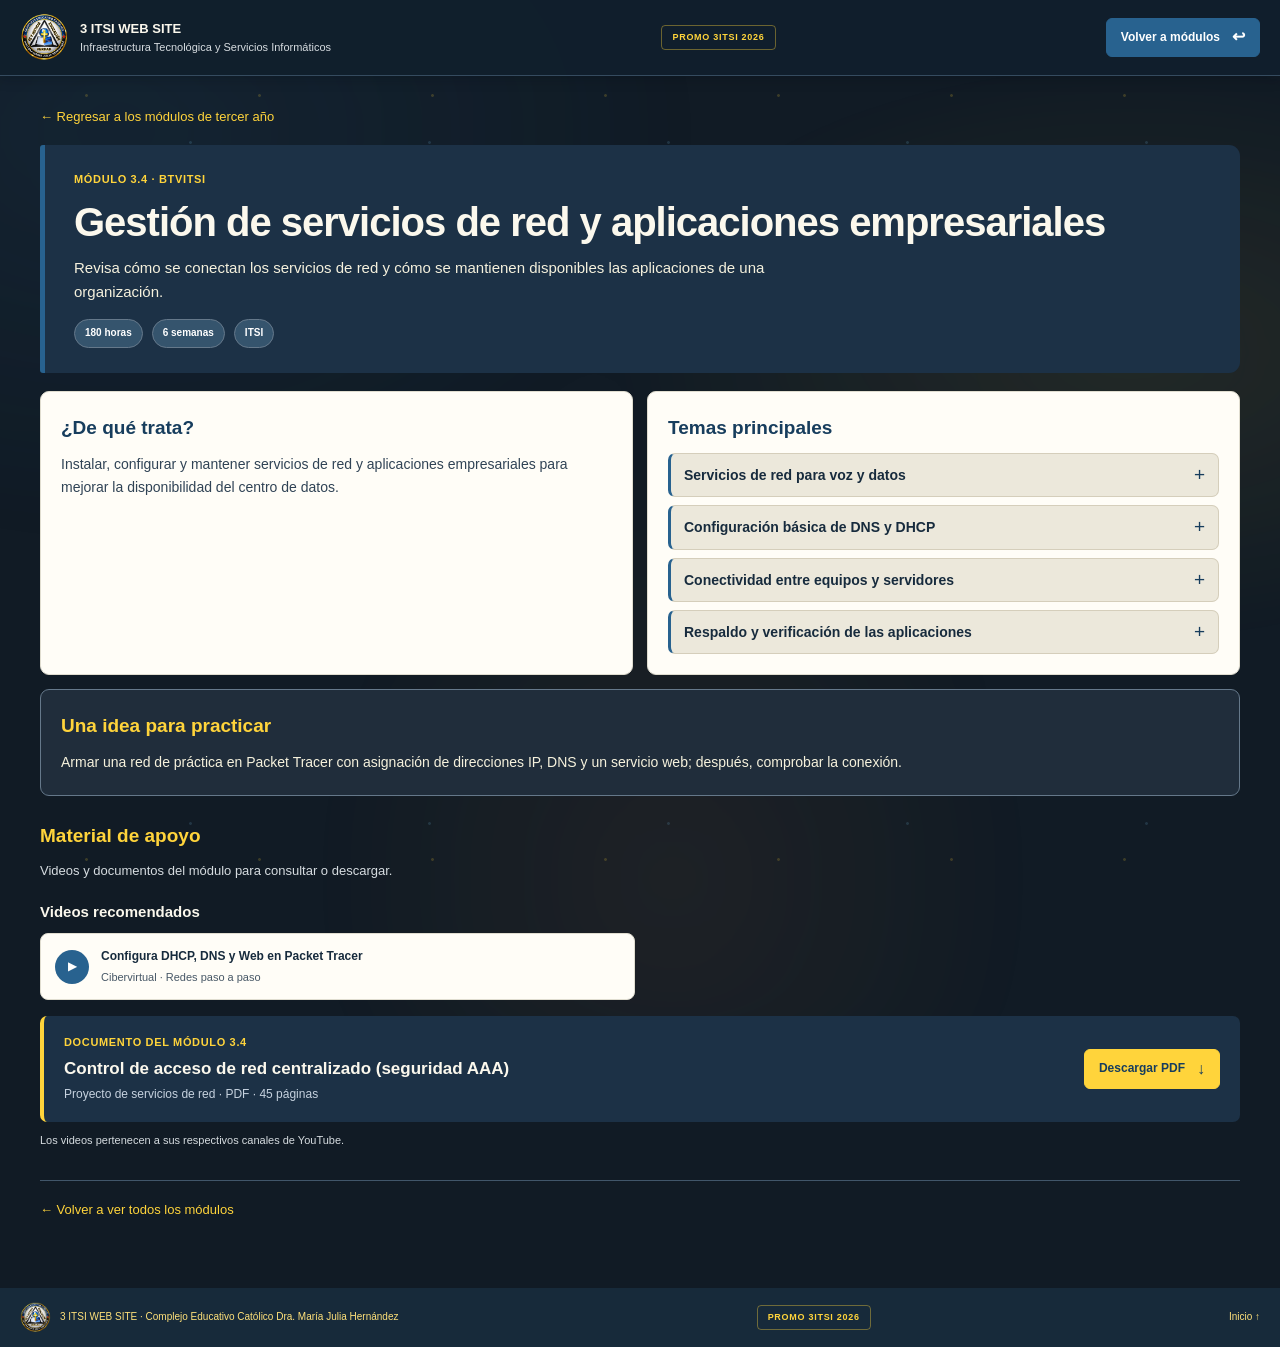
<file: modulos/modulo-4.html>
<!doctype html>
<html lang="es">
  <head>
    <!-- Datos de esta página y enlace a los estilos compartidos. -->
    <meta charset="UTF-8" />
    <meta name="viewport" content="width=device-width, initial-scale=1.0" />
    <meta
      name="description"
      content="Información y videos recomendados para el módulo 4: Gestión de servicios de red y aplicaciones empresariales."
    />
    <title>Módulo 3.4 | 3 ITSI WEB SITE</title>
    <link rel="icon" type="image/png" href="../imagenes/parrologo.png" />
    <link rel="stylesheet" href="../style.css?v=9274568" />
  </head>
  <body>
    <!-- Escudo del centro y acceso a la lista de módulos. -->
    <header class="encabezado">
      <a class="identidad" href="../index.html#inicio">
        <img
          src="../imagenes/parrologo.png"
          alt="Logo del Complejo Educativo Católico Dra. María Julia Hernández"
        />
        <span
          ><strong>3 ITSI WEB SITE</strong
          ><small
            >Infraestructura Tecnológica y Servicios Informáticos</small
          ></span
        >
      </a>
      <span class="promo-top">Promo 3ITSI 2026</span>
      <a class="boton" href="../index.html#modulos"
        >Volver a módulos <span aria-hidden="true">↩</span></a
      >
    </header>

    <!-- Aquí empieza la información de este módulo. -->
    <main class="pagina-modulo">
      <a class="volver" href="../index.html#modulos"
        >← Regresar a los módulos de tercer año</a
      >
      <!-- Nombre, código y duración del módulo. -->
      <section class="titulo-modulo">
        <p class="etiqueta">MÓDULO 3.4 · BTVITSI</p>
        <h1>Gestión de servicios de red y aplicaciones empresariales</h1>
        <p class="resumen-modulo">
          Revisa cómo se conectan los servicios de red y cómo se mantienen
          disponibles las aplicaciones de una organización.
        </p>
        <div class="datos-modulo">
          <span>180 horas</span><span>6 semanas</span><span>ITSI</span>
        </div>
      </section>

      <!-- Resumen del módulo, temas y una idea para practicar. -->
      <div class="detalle-cuerpo">
        <section class="panel-info">
          <h2>¿De qué trata?</h2>
          <p>
            Instalar, configurar y mantener servicios de red y aplicaciones
            empresariales para mejorar la disponibilidad del centro de datos.
          </p>
        </section>
        <section class="panel-info">
          <h2>Temas principales</h2>
          <!-- Cada tema se puede abrir para leer su explicación. -->
          <div class="lista-temas">
            <details class="tema-desplegable">
              <summary>Servicios de red para voz y datos</summary>
              <p>
                Los servicios de red permiten que los dispositivos y
                aplicaciones intercambien información dentro de una
                organización.
              </p>
            </details>
            <details class="tema-desplegable">
              <summary>Configuración básica de DNS y DHCP</summary>
              <p>
                DNS relaciona nombres de equipos con direcciones IP. DHCP asigna
                automáticamente la configuración de red a los dispositivos.
              </p>
            </details>
            <details class="tema-desplegable">
              <summary>Conectividad entre equipos y servidores</summary>
              <p>
                Se revisan direcciones y conexiones para comprobar que los
                dispositivos puedan comunicarse con los servidores necesarios.
              </p>
            </details>
            <details class="tema-desplegable">
              <summary>Respaldo y verificación de las aplicaciones</summary>
              <p>
                Respaldar configuraciones y comprobar el funcionamiento de las
                aplicaciones facilita recuperarlas cuando ocurre un problema.
              </p>
            </details>
          </div>
        </section>
        <section class="panel-info panel-practica">
          <h2>Una idea para practicar</h2>
          <p>
            Armar una red de práctica en Packet Tracer con asignación de
            direcciones IP, DNS y un servicio web; después, comprobar la
            conexión.
          </p>
        </section>
      </div>

      <!-- Videos y documentos disponibles como material de apoyo. -->
      <section class="videos-modulo">
        <h2>Material de apoyo</h2>
        <p>
          Videos y documentos del módulo para consultar o descargar.
        </p>
        <h3>Videos recomendados</h3>
        <div class="video-lista">
          <a
            class="video-enlace"
            href="https://www.youtube.com/watch?v=9bxwgzYY5SM"
          >
            <span class="video-play" aria-hidden="true">▶</span
            ><span class="video-texto"
              ><strong>Configura DHCP, DNS y Web en Packet Tracer</strong
              ><small>Cibervirtual · Redes paso a paso</small></span
            >
          </a>
        </div>
        <!-- Documento del proyecto presentado para este módulo. -->
        <section class="documento-modulo">
          <div>
            <p class="etiqueta">DOCUMENTO DEL MÓDULO 3.4</p>
            <h3>Control de acceso de red centralizado (seguridad AAA)</h3>
            <p>Proyecto de servicios de red · PDF · 45 páginas</p>
          </div>
          <a class="boton boton-documento" href="../documentos/modulo-3.4-proyecto-servicios-red-aaa.pdf" download>
            Descargar PDF <span aria-hidden="true">↓</span>
          </a>
        </section>

        <p class="nota-video">
          Los videos pertenecen a sus respectivos canales de YouTube.
        </p>
      </section>
      <div class="pie-detalle">
        <a class="volver" href="../index.html#modulos"
          >← Volver a ver todos los módulos</a
        >
      </div>
    </main>

    <!-- Cierre de la página y enlace para volver al inicio. -->
    <footer class="pie">
      <a class="pie-identidad" href="../index.html#inicio"
        ><img src="../imagenes/parrologo.png" alt="" /><span
          >3 ITSI WEB SITE · Complejo Educativo Católico Dra. María Julia
          Hernández</span
        ></a
      ><span class="promo-anio">Promo 3ITSI 2026</span><a href="../index.html#inicio">Inicio ↑</a>
    </footer>
  </body>
</html>
</file>
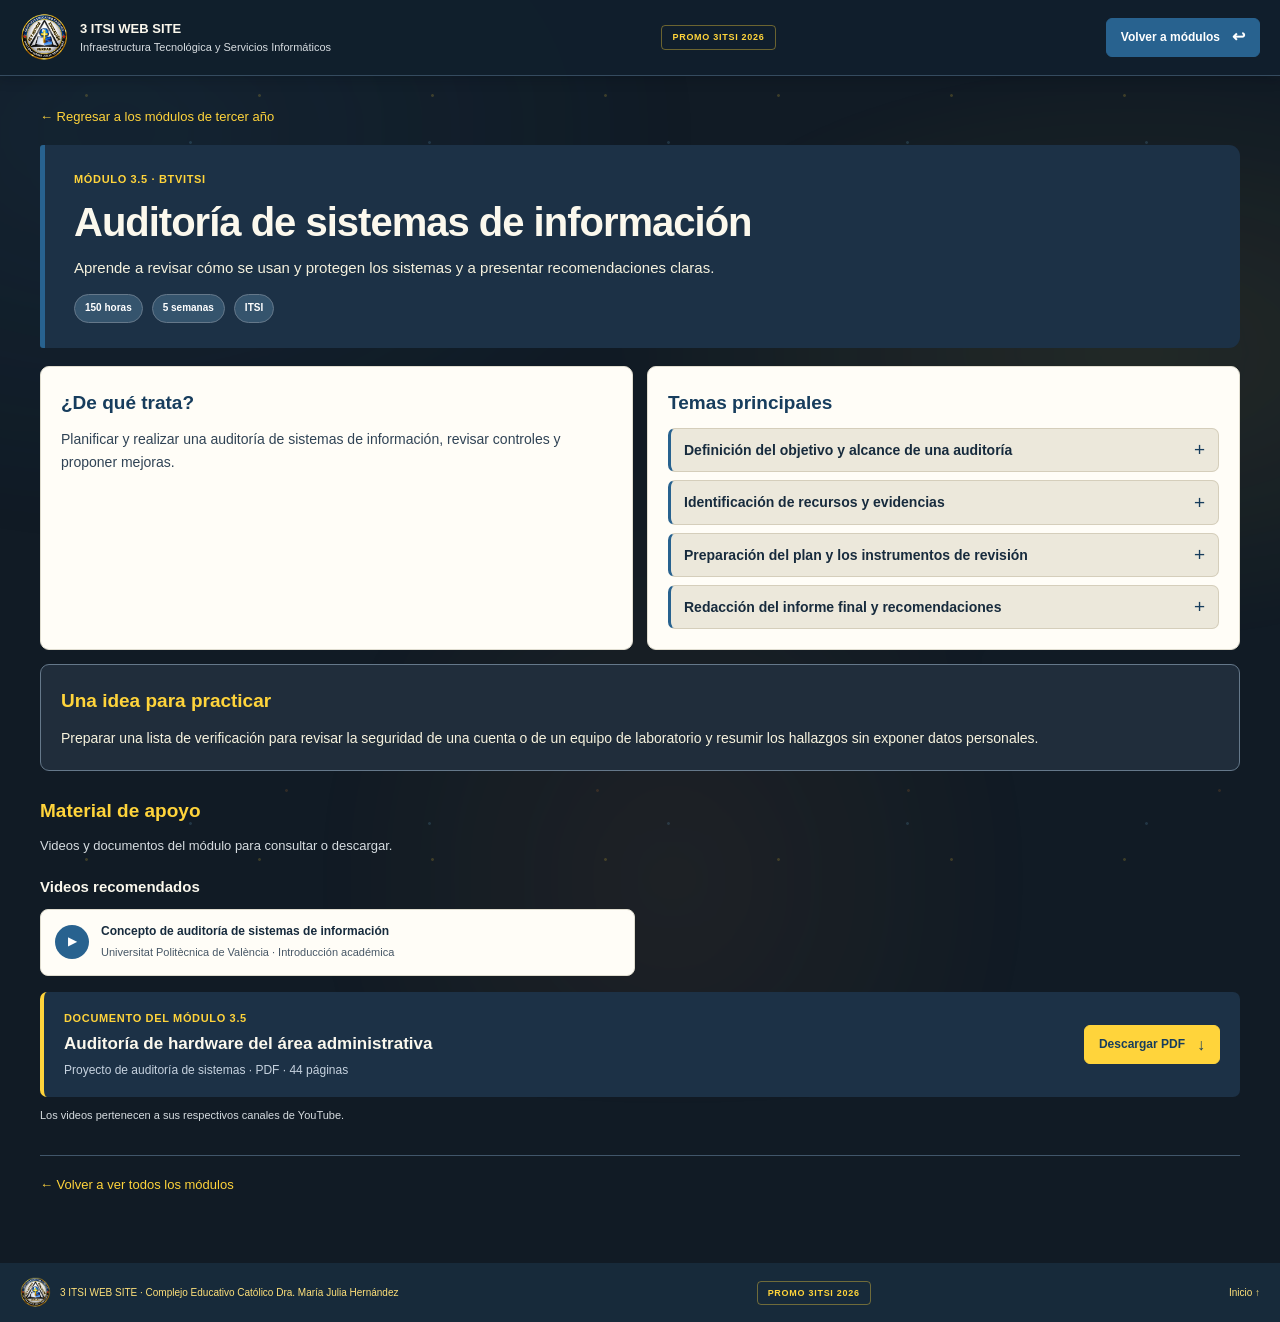
<file: modulos/modulo-5.html>
<!doctype html>
<html lang="es">
  <head>
    <!-- Datos de esta página y enlace a los estilos compartidos. -->
    <meta charset="UTF-8" />
    <meta name="viewport" content="width=device-width, initial-scale=1.0" />
    <meta
      name="description"
      content="Información y videos recomendados para el módulo 5: Auditoría de sistemas de información."
    />
    <title>Módulo 3.5 | 3 ITSI WEB SITE</title>
    <link rel="icon" type="image/png" href="../imagenes/parrologo.png" />
    <link rel="stylesheet" href="../style.css?v=9274568" />
  </head>
  <body>
    <!-- Escudo del centro y acceso a la lista de módulos. -->
    <header class="encabezado">
      <a class="identidad" href="../index.html#inicio">
        <img
          src="../imagenes/parrologo.png"
          alt="Logo del Complejo Educativo Católico Dra. María Julia Hernández"
        />
        <span
          ><strong>3 ITSI WEB SITE</strong
          ><small
            >Infraestructura Tecnológica y Servicios Informáticos</small
          ></span
        >
      </a>
      <span class="promo-top">Promo 3ITSI 2026</span>
      <a class="boton" href="../index.html#modulos"
        >Volver a módulos <span aria-hidden="true">↩</span></a
      >
    </header>

    <!-- Aquí empieza la información de este módulo. -->
    <main class="pagina-modulo">
      <a class="volver" href="../index.html#modulos"
        >← Regresar a los módulos de tercer año</a
      >
      <!-- Nombre, código y duración del módulo. -->
      <section class="titulo-modulo">
        <p class="etiqueta">MÓDULO 3.5 · BTVITSI</p>
        <h1>Auditoría de sistemas de información</h1>
        <p class="resumen-modulo">
          Aprende a revisar cómo se usan y protegen los sistemas y a presentar
          recomendaciones claras.
        </p>
        <div class="datos-modulo">
          <span>150 horas</span><span>5 semanas</span><span>ITSI</span>
        </div>
      </section>

      <!-- Resumen del módulo, temas y una idea para practicar. -->
      <div class="detalle-cuerpo">
        <section class="panel-info">
          <h2>¿De qué trata?</h2>
          <p>
            Planificar y realizar una auditoría de sistemas de información,
            revisar controles y proponer mejoras.
          </p>
        </section>
        <section class="panel-info">
          <h2>Temas principales</h2>
          <!-- Cada tema se puede abrir para leer su explicación. -->
          <div class="lista-temas">
            <details class="tema-desplegable">
              <summary>
                Definición del objetivo y alcance de una auditoría
              </summary>
              <p>
                Se determina qué sistema se revisará, qué se quiere comprobar y
                cuáles serán los límites de la revisión.
              </p>
            </details>
            <details class="tema-desplegable">
              <summary>Identificación de recursos y evidencias</summary>
              <p>
                La revisión puede apoyarse en configuraciones, registros y
                documentos. La información debe manejarse con cuidado y
                confidencialidad.
              </p>
            </details>
            <details class="tema-desplegable">
              <summary>
                Preparación del plan y los instrumentos de revisión
              </summary>
              <p>
                Un plan ordena las actividades. Listas de comprobación,
                entrevistas y observaciones ayudan a recopilar datos de manera
                consistente.
              </p>
            </details>
            <details class="tema-desplegable">
              <summary>Redacción del informe final y recomendaciones</summary>
              <p>
                El informe presenta los hallazgos, explica por qué son
                importantes y propone acciones concretas para mejorar.
              </p>
            </details>
          </div>
        </section>
        <section class="panel-info panel-practica">
          <h2>Una idea para practicar</h2>
          <p>
            Preparar una lista de verificación para revisar la seguridad de una
            cuenta o de un equipo de laboratorio y resumir los hallazgos sin
            exponer datos personales.
          </p>
        </section>
      </div>

      <!-- Videos y documentos disponibles como material de apoyo. -->
      <section class="videos-modulo">
        <h2>Material de apoyo</h2>
        <p>
          Videos y documentos del módulo para consultar o descargar.
        </p>
        <h3>Videos recomendados</h3>
        <div class="video-lista">
          <a
            class="video-enlace"
            href="https://www.youtube.com/watch?v=IgN3hrS5rJ4"
          >
            <span class="video-play" aria-hidden="true">▶</span
            ><span class="video-texto"
              ><strong>Concepto de auditoría de sistemas de información</strong
              ><small
                >Universitat Politècnica de València · Introducción
                académica</small
              ></span
            >
          </a>
        </div>
        <!-- Documento del proyecto presentado para este módulo. -->
        <section class="documento-modulo">
          <div>
            <p class="etiqueta">DOCUMENTO DEL MÓDULO 3.5</p>
            <h3>Auditoría de hardware del área administrativa</h3>
            <p>Proyecto de auditoría de sistemas · PDF · 44 páginas</p>
          </div>
          <a class="boton boton-documento" href="../documentos/modulo-3.5-proyecto-auditoria-hardware.pdf" download>
            Descargar PDF <span aria-hidden="true">↓</span>
          </a>
        </section>

        <p class="nota-video">
          Los videos pertenecen a sus respectivos canales de YouTube.
        </p>
      </section>
      <div class="pie-detalle">
        <a class="volver" href="../index.html#modulos"
          >← Volver a ver todos los módulos</a
        >
      </div>
    </main>

    <!-- Cierre de la página y enlace para volver al inicio. -->
    <footer class="pie">
      <a class="pie-identidad" href="../index.html#inicio"
        ><img src="../imagenes/parrologo.png" alt="" /><span
          >3 ITSI WEB SITE · Complejo Educativo Católico Dra. María Julia
          Hernández</span
        ></a
      ><span class="promo-anio">Promo 3ITSI 2026</span><a href="../index.html#inicio">Inicio ↑</a>
    </footer>
  </body>
</html>
</file>
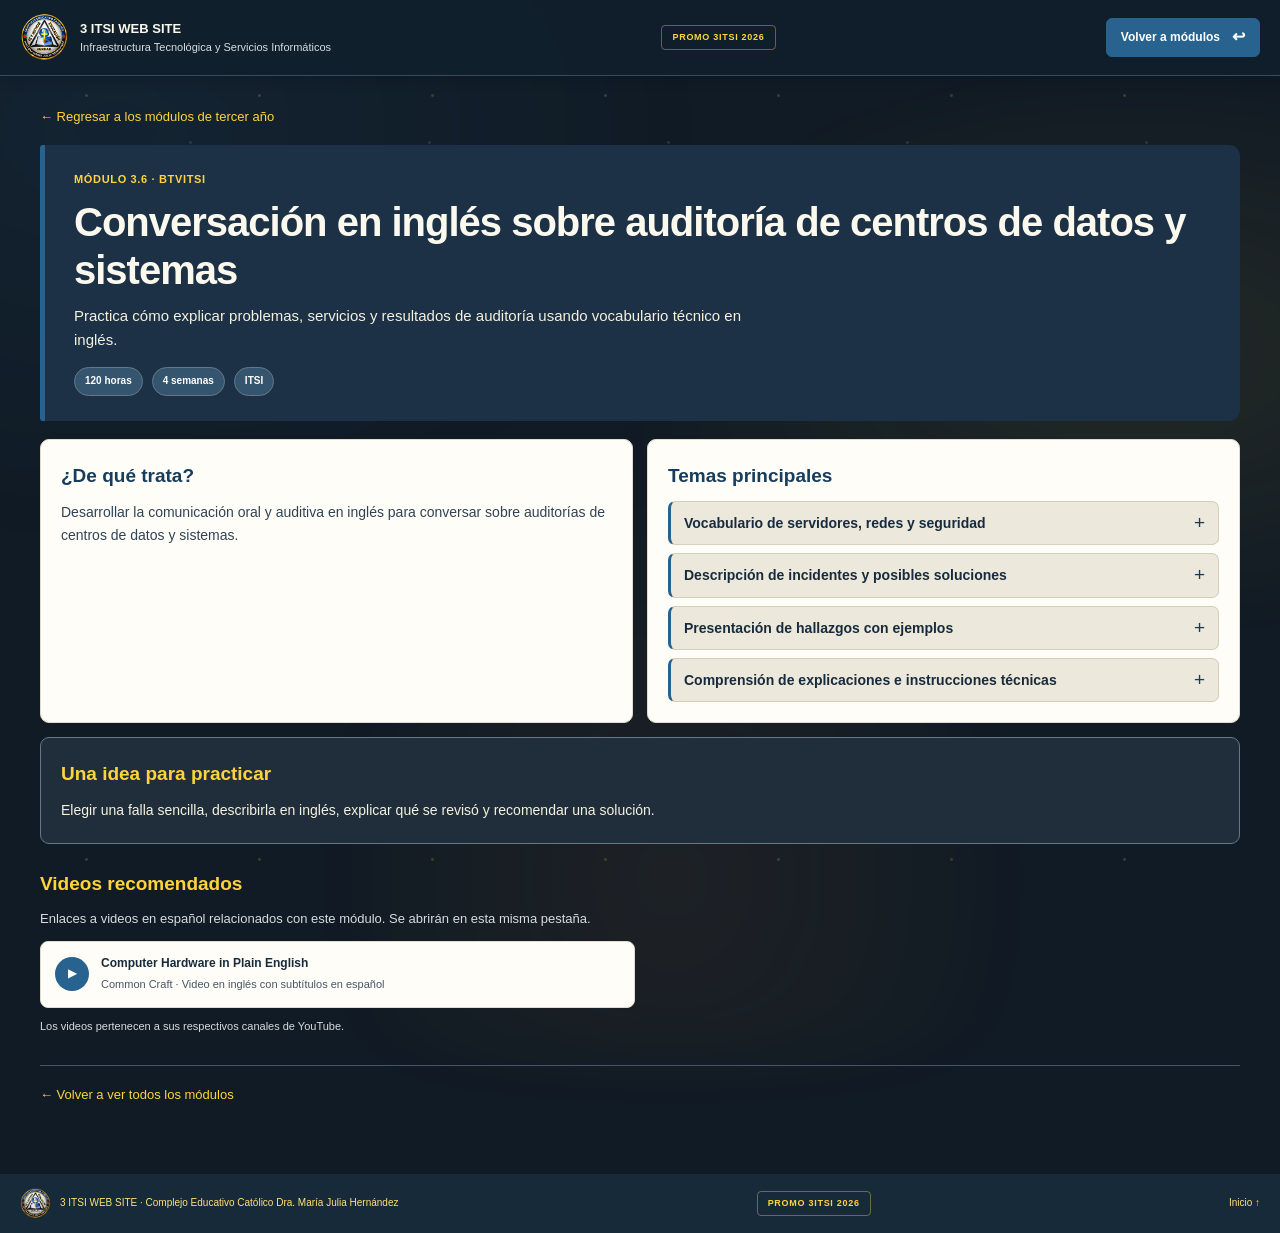
<file: modulos/modulo-6.html>
<!doctype html>
<html lang="es">
  <head>
    <!-- Datos de esta página y enlace a los estilos compartidos. -->
    <meta charset="UTF-8" />
    <meta name="viewport" content="width=device-width, initial-scale=1.0" />
    <meta
      name="description"
      content="Información y videos recomendados para el módulo 6: Conversación en inglés sobre auditoría de centros de datos y sistemas."
    />
    <title>Módulo 3.6 | 3 ITSI WEB SITE</title>
    <link rel="icon" type="image/png" href="../imagenes/parrologo.png" />
    <link rel="stylesheet" href="../style.css?v=9274568" />
  </head>
  <body>
    <!-- Escudo del centro y acceso a la lista de módulos. -->
    <header class="encabezado">
      <a class="identidad" href="../index.html#inicio">
        <img
          src="../imagenes/parrologo.png"
          alt="Logo del Complejo Educativo Católico Dra. María Julia Hernández"
        />
        <span
          ><strong>3 ITSI WEB SITE</strong
          ><small
            >Infraestructura Tecnológica y Servicios Informáticos</small
          ></span
        >
      </a>
      <span class="promo-top">Promo 3ITSI 2026</span>
      <a class="boton" href="../index.html#modulos"
        >Volver a módulos <span aria-hidden="true">↩</span></a
      >
    </header>

    <!-- Aquí empieza la información de este módulo. -->
    <main class="pagina-modulo">
      <a class="volver" href="../index.html#modulos"
        >← Regresar a los módulos de tercer año</a
      >
      <!-- Nombre, código y duración del módulo. -->
      <section class="titulo-modulo">
        <p class="etiqueta">MÓDULO 3.6 · BTVITSI</p>
        <h1>
          Conversación en inglés sobre auditoría de centros de datos y sistemas
        </h1>
        <p class="resumen-modulo">
          Practica cómo explicar problemas, servicios y resultados de auditoría
          usando vocabulario técnico en inglés.
        </p>
        <div class="datos-modulo">
          <span>120 horas</span><span>4 semanas</span><span>ITSI</span>
        </div>
      </section>

      <!-- Resumen del módulo, temas y una idea para practicar. -->
      <div class="detalle-cuerpo">
        <section class="panel-info">
          <h2>¿De qué trata?</h2>
          <p>
            Desarrollar la comunicación oral y auditiva en inglés para conversar
            sobre auditorías de centros de datos y sistemas.
          </p>
        </section>
        <section class="panel-info">
          <h2>Temas principales</h2>
          <!-- Cada tema se puede abrir para leer su explicación. -->
          <div class="lista-temas">
            <details class="tema-desplegable">
              <summary>Vocabulario de servidores, redes y seguridad</summary>
              <p>
                Se practican términos en inglés que aparecen en instrucciones,
                interfaces y conversaciones sobre equipos y servicios
                informáticos.
              </p>
            </details>
            <details class="tema-desplegable">
              <summary>Descripción de incidentes y posibles soluciones</summary>
              <p>
                Se explica qué problema ocurrió, qué equipos afecta y qué pasos
                se siguieron para intentar resolverlo.
              </p>
            </details>
            <details class="tema-desplegable">
              <summary>Presentación de hallazgos con ejemplos</summary>
              <p>
                Comunicar un hallazgo con datos o ejemplos ayuda a que otras
                personas comprendan la situación y la recomendación.
              </p>
            </details>
            <details class="tema-desplegable">
              <summary>
                Comprensión de explicaciones e instrucciones técnicas
              </summary>
              <p>
                Escuchar con atención permite reconocer términos, identificar
                pasos y seguir indicaciones relacionadas con una tarea técnica.
              </p>
            </details>
          </div>
        </section>
        <section class="panel-info panel-practica">
          <h2>Una idea para practicar</h2>
          <p>
            Elegir una falla sencilla, describirla en inglés, explicar qué se
            revisó y recomendar una solución.
          </p>
        </section>
      </div>

      <!-- Videos relacionados con este tema. -->
      <section class="videos-modulo">
        <h2>Videos recomendados</h2>
        <p>
          Enlaces a videos en español relacionados con este módulo. Se abrirán
          en esta misma pestaña.
        </p>
        <div class="video-lista">
          <a
            class="video-enlace"
            href="https://www.youtube.com/watch?v=BO6WNCgqSh0"
          >
            <span class="video-play" aria-hidden="true">▶</span
            ><span class="video-texto"
              ><strong>Computer Hardware in Plain English</strong
              ><small
                >Common Craft · Video en inglés con subtítulos en español</small
              ></span
            >
          </a>
        </div>
        <p class="nota-video">
          Los videos pertenecen a sus respectivos canales de YouTube.
        </p>
      </section>
      <div class="pie-detalle">
        <a class="volver" href="../index.html#modulos"
          >← Volver a ver todos los módulos</a
        >
      </div>
    </main>

    <!-- Cierre de la página y enlace para volver al inicio. -->
    <footer class="pie">
      <a class="pie-identidad" href="../index.html#inicio"
        ><img src="../imagenes/parrologo.png" alt="" /><span
          >3 ITSI WEB SITE · Complejo Educativo Católico Dra. María Julia
          Hernández</span
        ></a
      ><span class="promo-anio">Promo 3ITSI 2026</span><a href="../index.html#inicio">Inicio ↑</a>
    </footer>
  </body>
</html>
</file>
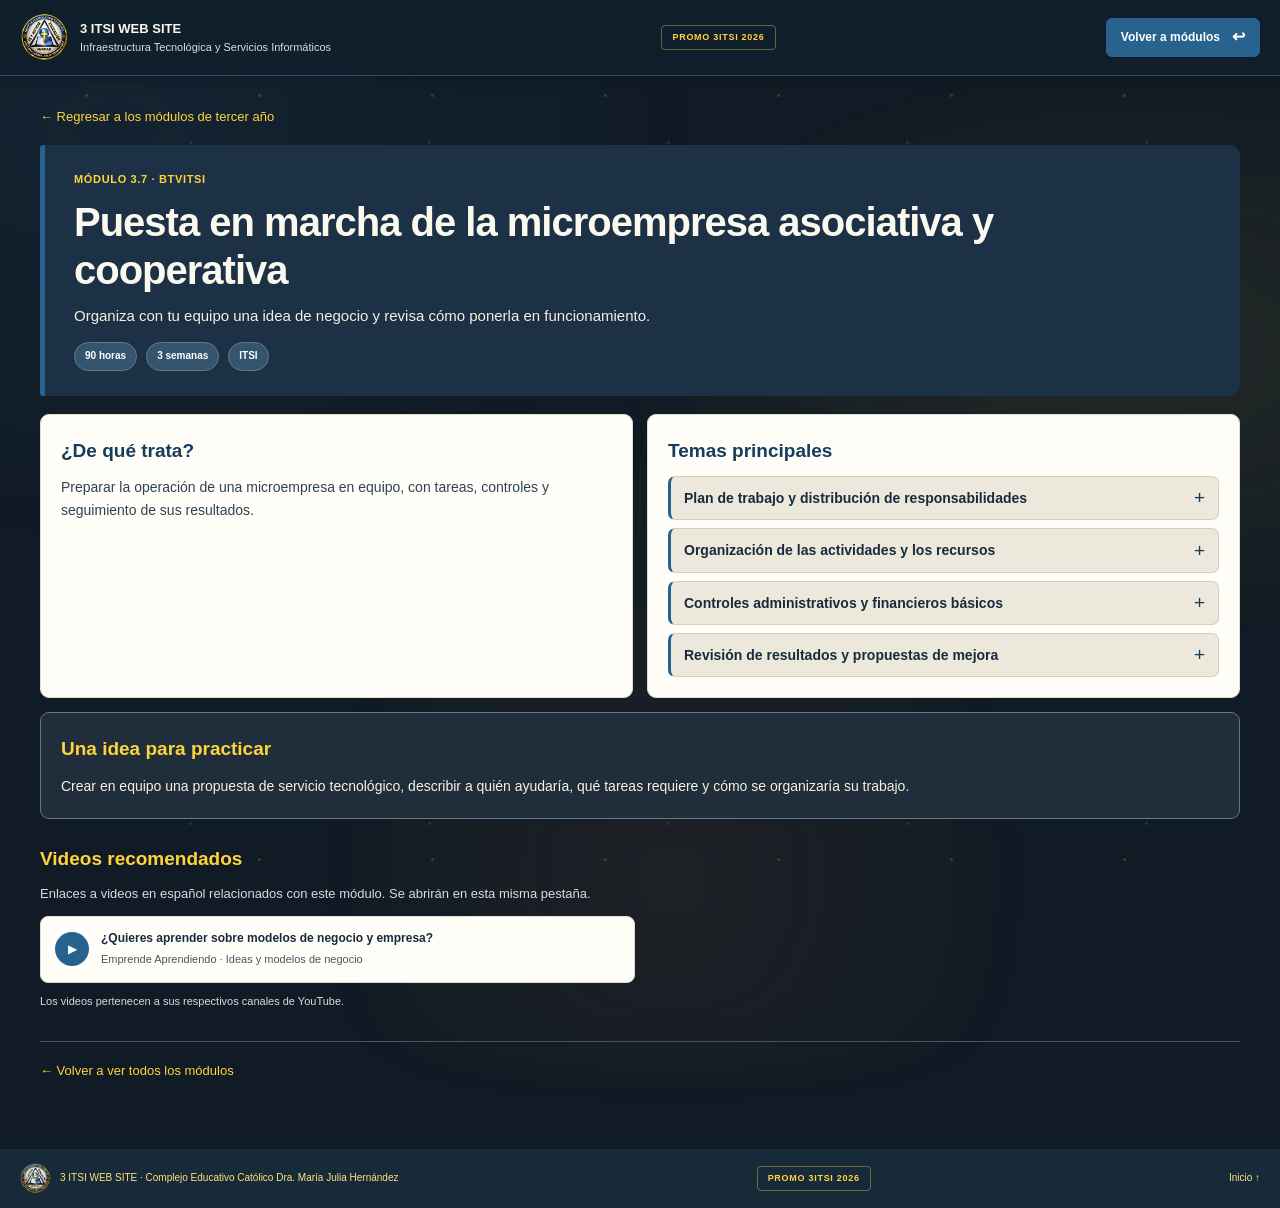
<file: modulos/modulo-7.html>
<!doctype html>
<html lang="es">
  <head>
    <!-- Datos de esta página y enlace a los estilos compartidos. -->
    <meta charset="UTF-8" />
    <meta name="viewport" content="width=device-width, initial-scale=1.0" />
    <meta
      name="description"
      content="Información y videos recomendados para el módulo 7: Puesta en marcha de la microempresa asociativa y cooperativa."
    />
    <title>Módulo 3.7 | 3 ITSI WEB SITE</title>
    <link rel="icon" type="image/png" href="../imagenes/parrologo.png" />
    <link rel="stylesheet" href="../style.css?v=9274568" />
  </head>
  <body>
    <!-- Escudo del centro y acceso a la lista de módulos. -->
    <header class="encabezado">
      <a class="identidad" href="../index.html#inicio">
        <img
          src="../imagenes/parrologo.png"
          alt="Logo del Complejo Educativo Católico Dra. María Julia Hernández"
        />
        <span
          ><strong>3 ITSI WEB SITE</strong
          ><small
            >Infraestructura Tecnológica y Servicios Informáticos</small
          ></span
        >
      </a>
      <span class="promo-top">Promo 3ITSI 2026</span>
      <a class="boton" href="../index.html#modulos"
        >Volver a módulos <span aria-hidden="true">↩</span></a
      >
    </header>

    <!-- Aquí empieza la información de este módulo. -->
    <main class="pagina-modulo">
      <a class="volver" href="../index.html#modulos"
        >← Regresar a los módulos de tercer año</a
      >
      <!-- Nombre, código y duración del módulo. -->
      <section class="titulo-modulo">
        <p class="etiqueta">MÓDULO 3.7 · BTVITSI</p>
        <h1>Puesta en marcha de la microempresa asociativa y cooperativa</h1>
        <p class="resumen-modulo">
          Organiza con tu equipo una idea de negocio y revisa cómo ponerla en
          funcionamiento.
        </p>
        <div class="datos-modulo">
          <span>90 horas</span><span>3 semanas</span><span>ITSI</span>
        </div>
      </section>

      <!-- Resumen del módulo, temas y una idea para practicar. -->
      <div class="detalle-cuerpo">
        <section class="panel-info">
          <h2>¿De qué trata?</h2>
          <p>
            Preparar la operación de una microempresa en equipo, con tareas,
            controles y seguimiento de sus resultados.
          </p>
        </section>
        <section class="panel-info">
          <h2>Temas principales</h2>
          <!-- Cada tema se puede abrir para leer su explicación. -->
          <div class="lista-temas">
            <details class="tema-desplegable">
              <summary>
                Plan de trabajo y distribución de responsabilidades
              </summary>
              <p>
                El equipo define las tareas, quién se encargará de cada una y en
                qué momento deben completarse.
              </p>
            </details>
            <details class="tema-desplegable">
              <summary>Organización de las actividades y los recursos</summary>
              <p>
                Se identifican materiales, herramientas, tiempo y servicios
                necesarios para desarrollar las actividades previstas.
              </p>
            </details>
            <details class="tema-desplegable">
              <summary>Controles administrativos y financieros básicos</summary>
              <p>
                Registrar ingresos, gastos, compras y existencias ofrece una
                visión clara de cómo se utilizan los recursos.
              </p>
            </details>
            <details class="tema-desplegable">
              <summary>Revisión de resultados y propuestas de mejora</summary>
              <p>
                Comparar lo realizado con los objetivos permite reconocer
                avances y decidir qué se puede ajustar.
              </p>
            </details>
          </div>
        </section>
        <section class="panel-info panel-practica">
          <h2>Una idea para practicar</h2>
          <p>
            Crear en equipo una propuesta de servicio tecnológico, describir a
            quién ayudaría, qué tareas requiere y cómo se organizaría su
            trabajo.
          </p>
        </section>
      </div>

      <!-- Videos relacionados con este tema. -->
      <section class="videos-modulo">
        <h2>Videos recomendados</h2>
        <p>
          Enlaces a videos en español relacionados con este módulo. Se abrirán
          en esta misma pestaña.
        </p>
        <div class="video-lista">
          <a
            class="video-enlace"
            href="https://www.youtube.com/watch?v=SrHl06MLXsY"
          >
            <span class="video-play" aria-hidden="true">▶</span
            ><span class="video-texto"
              ><strong
                >¿Quieres aprender sobre modelos de negocio y empresa?</strong
              ><small
                >Emprende Aprendiendo · Ideas y modelos de negocio</small
              ></span
            >
          </a>
        </div>
        <p class="nota-video">
          Los videos pertenecen a sus respectivos canales de YouTube.
        </p>
      </section>
      <div class="pie-detalle">
        <a class="volver" href="../index.html#modulos"
          >← Volver a ver todos los módulos</a
        >
      </div>
    </main>

    <!-- Cierre de la página y enlace para volver al inicio. -->
    <footer class="pie">
      <a class="pie-identidad" href="../index.html#inicio"
        ><img src="../imagenes/parrologo.png" alt="" /><span
          >3 ITSI WEB SITE · Complejo Educativo Católico Dra. María Julia
          Hernández</span
        ></a
      ><span class="promo-anio">Promo 3ITSI 2026</span><a href="../index.html#inicio">Inicio ↑</a>
    </footer>
  </body>
</html>
</file>
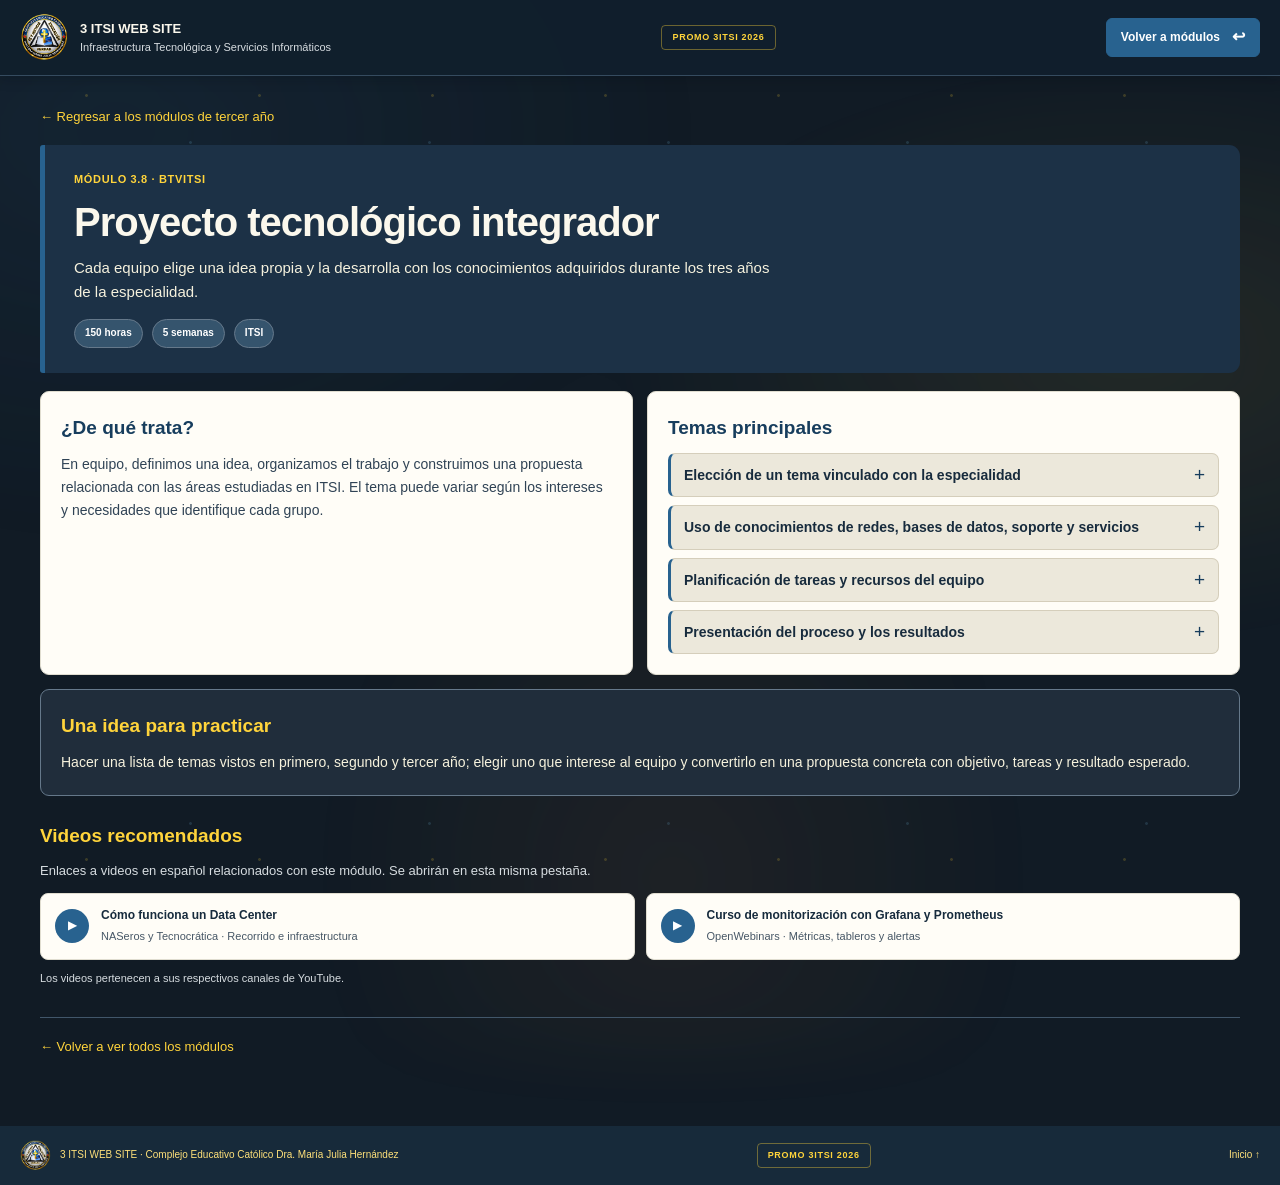
<file: modulos/modulo-8.html>
<!doctype html>
<html lang="es">
  <head>
    <!-- Datos de esta página y enlace a los estilos compartidos. -->
    <meta charset="UTF-8" />
    <meta name="viewport" content="width=device-width, initial-scale=1.0" />
    <meta
      name="description"
      content="Información sobre el proyecto final de tercer año de Infraestructura Tecnológica y Servicios Informáticos."
    />
    <title>Módulo 3.8 | 3 ITSI WEB SITE</title>
    <link rel="icon" type="image/png" href="../imagenes/parrologo.png" />
    <link rel="stylesheet" href="../style.css?v=9274568" />
  </head>
  <body>
    <!-- Escudo del centro y acceso a la lista de módulos. -->
    <header class="encabezado">
      <a class="identidad" href="../index.html#inicio">
        <img
          src="../imagenes/parrologo.png"
          alt="Logo del Complejo Educativo Católico Dra. María Julia Hernández"
        />
        <span
          ><strong>3 ITSI WEB SITE</strong
          ><small
            >Infraestructura Tecnológica y Servicios Informáticos</small
          ></span
        >
      </a>
      <span class="promo-top">Promo 3ITSI 2026</span>
      <a class="boton" href="../index.html#modulos"
        >Volver a módulos <span aria-hidden="true">↩</span></a
      >
    </header>

    <!-- Aquí empieza la información de este módulo. -->
    <main class="pagina-modulo">
      <a class="volver" href="../index.html#modulos"
        >← Regresar a los módulos de tercer año</a
      >
      <!-- Nombre, código y duración del módulo. -->
      <section class="titulo-modulo">
        <p class="etiqueta">MÓDULO 3.8 · BTVITSI</p>
        <h1>Proyecto tecnológico integrador</h1>
        <p class="resumen-modulo">
          Cada equipo elige una idea propia y la desarrolla con los
          conocimientos adquiridos durante los tres años de la especialidad.
        </p>
        <div class="datos-modulo">
          <span>150 horas</span><span>5 semanas</span><span>ITSI</span>
        </div>
      </section>

      <!-- Resumen del módulo, temas y una idea para practicar. -->
      <div class="detalle-cuerpo">
        <section class="panel-info">
          <h2>¿De qué trata?</h2>
          <p>
            En equipo, definimos una idea, organizamos el trabajo y construimos
            una propuesta relacionada con las áreas estudiadas en ITSI. El tema
            puede variar según los intereses y necesidades que identifique cada
            grupo.
          </p>
        </section>
        <section class="panel-info">
          <h2>Temas principales</h2>
          <!-- Cada tema se puede abrir para leer su explicación. -->
          <div class="lista-temas">
            <details class="tema-desplegable">
              <summary>
                Elección de un tema vinculado con la especialidad
              </summary>
              <p>
                El equipo elige una necesidad o idea que pueda abordarse con lo
                aprendido en ITSI y delimita qué incluirá el proyecto.
              </p>
            </details>
            <details class="tema-desplegable">
              <summary>
                Uso de conocimientos de redes, bases de datos, soporte y
                servicios
              </summary>
              <p>
                El proyecto puede combinar los conocimientos pertinentes de la
                especialidad para construir una solución y explicar cómo
                funciona.
              </p>
            </details>
            <details class="tema-desplegable">
              <summary>Planificación de tareas y recursos del equipo</summary>
              <p>
                Se organizan etapas, responsabilidades, materiales y tiempos
                para avanzar de manera ordenada.
              </p>
            </details>
            <details class="tema-desplegable">
              <summary>Presentación del proceso y los resultados</summary>
              <p>
                Al exponer el proyecto, se explica la necesidad, las decisiones
                tomadas, una demostración y lo aprendido durante el trabajo.
              </p>
            </details>
          </div>
        </section>
        <section class="panel-info panel-practica">
          <h2>Una idea para practicar</h2>
          <p>
            Hacer una lista de temas vistos en primero, segundo y tercer año;
            elegir uno que interese al equipo y convertirlo en una propuesta
            concreta con objetivo, tareas y resultado esperado.
          </p>
        </section>
      </div>

      <!-- Videos relacionados con este tema. -->
      <section class="videos-modulo">
        <h2>Videos recomendados</h2>
        <p>
          Enlaces a videos en español relacionados con este módulo. Se abrirán
          en esta misma pestaña.
        </p>
        <div class="video-lista">
          <a
            class="video-enlace"
            href="https://www.youtube.com/watch?v=ywv2vPgX_Lw"
          >
            <span class="video-play" aria-hidden="true">▶</span
            ><span class="video-texto"
              ><strong>Cómo funciona un Data Center</strong
              ><small
                >NASeros y Tecnocrática · Recorrido e infraestructura</small
              ></span
            >
          </a>
          <a
            class="video-enlace"
            href="https://www.youtube.com/watch?v=0QwrfaDfXLs"
          >
            <span class="video-play" aria-hidden="true">▶</span
            ><span class="video-texto"
              ><strong>Curso de monitorización con Grafana y Prometheus</strong
              ><small>OpenWebinars · Métricas, tableros y alertas</small></span
            >
          </a>
        </div>
        <p class="nota-video">
          Los videos pertenecen a sus respectivos canales de YouTube.
        </p>
      </section>
      <div class="pie-detalle">
        <a class="volver" href="../index.html#modulos"
          >← Volver a ver todos los módulos</a
        >
      </div>
    </main>

    <!-- Cierre de la página y enlace para volver al inicio. -->
    <footer class="pie">
      <a class="pie-identidad" href="../index.html#inicio"
        ><img src="../imagenes/parrologo.png" alt="" /><span
          >3 ITSI WEB SITE · Complejo Educativo Católico Dra. María Julia
          Hernández</span
        ></a
      ><span class="promo-anio">Promo 3ITSI 2026</span><a href="../index.html#inicio">Inicio ↑</a>
    </footer>
  </body>
</html>
</file>
<file: style.css>
/* Colores y tipografías que se repiten por todo el sitio. */
:root {
  --tinta: #fbf8ed;
  --texto-secundario: #c6d2df;
  --fondo: #111b25;
  --blanco: #fff;
  --borde: #41566a;
  --azul: #28628f;
  --azul-oscuro: #173d5d;
  --amarillo: #ffd43b;
  --naranja: #ee8b35;
  --panel-azul: #202d3b;
  --panel-borde: #65788a;
  --superficie: #fffdf7;
  --sombra-suave: 0 8px 24px rgba(2, 12, 20, 0.28);
  --letra: "Trebuchet MS", "Segoe UI", Arial, sans-serif;
}

/* Ajuste general para que las medidas de los elementos sean más fáciles de controlar. */
* {
  box-sizing: border-box;
}
html,
body {
  overflow-x: hidden;
}
html {
  scroll-behavior: smooth;
  scroll-padding-top: 90px;
  background: var(--fondo);
}
body {
  position: relative;
  isolation: isolate; /* Mantiene los adornos del fondo detrás del contenido. */
  margin: 0;
  color: var(--tinta);
  background: transparent;
  font-family: var(--letra);
  font-size: 16px;
  line-height: 1.65;
  -webkit-font-smoothing: antialiased;
}
/* Manchas de color y puntos suaves para el fondo. Todo está hecho con CSS. */
body::before {
  position: fixed;
  z-index: -2;
  inset: -18vh -14vw;
  content: "";
  pointer-events: none;
  opacity: 0.8;
  background:
    radial-gradient(
      ellipse at 18% 24%,
      rgba(40, 98, 143, 0.16),
      transparent 31%
    ),
    radial-gradient(
      ellipse at 80% 42%,
      rgba(255, 212, 59, 0.1),
      transparent 29%
    ),
    radial-gradient(
      ellipse at 52% 85%,
      rgba(238, 139, 53, 0.08),
      transparent 31%
    );
  filter: blur(36px);
  animation: luces-de-fondo 34s ease-in-out infinite alternate;
}
body::after {
  position: fixed;
  z-index: -1;
  inset: 0;
  content: "";
  pointer-events: none;
  opacity: 0.26;
  background-image:
    radial-gradient(circle, rgba(255, 212, 59, 0.7) 1px, transparent 1.8px),
    radial-gradient(circle, rgba(115, 183, 222, 0.65) 1px, transparent 1.8px),
    radial-gradient(circle, rgba(238, 139, 53, 0.55) 1px, transparent 1.8px);
  background-size:
    173px 191px,
    239px 227px,
    311px 283px;
  background-position:
    0 0,
    71px 29px,
    131px 83px;
  animation: puntos-del-fondo 48s linear infinite;
}
@keyframes luces-de-fondo {
  from {
    transform: translate3d(-1.5%, -1%, 0) scale(1);
  }
  to {
    transform: translate3d(1.5%, 1%, 0) scale(1.04);
  }
}
/* Movimiento lento de los puntos del fondo. */
@keyframes puntos-del-fondo {
  to {
    background-position:
      173px 191px,
      -168px 256px,
      442px -200px;
  }
}
/* Hace visible qué enlace está seleccionado al usar el teclado. */
a {
  color: inherit;
}
a:focus-visible,
button:focus-visible {
  outline: 3px solid var(--azul);
  outline-offset: 3px;
}
.seccion {
  width: min(100% - 40px, 1280px);
  margin-inline: auto;
}

/* La barra permanece arriba mientras se recorre la página. */
.encabezado {
  position: sticky;
  z-index: 10;
  top: 0;
  display: flex;
  align-items: center;
  justify-content: space-between;
  gap: 20px;
  min-height: 76px;
  padding: 8px max(20px, calc((100% - 1280px) / 2));
  background: rgba(17, 31, 45, 0.97);
  border-bottom: 1px solid #354b5f;
  box-shadow: 0 2px 12px rgba(2, 12, 20, 0.25);
}
.promo-top {
  padding: 4px 10px;
  color: #ffd43b;
  border: 1px solid rgba(255, 212, 59, 0.38);
  border-radius: 4px;
  font-size: 9px;
  font-weight: 700;
  letter-spacing: 0.08em;
  text-transform: uppercase;
  white-space: nowrap;
}
.identidad {
  display: flex;
  align-items: center;
  gap: 11px;
  text-decoration: none;
}
.identidad img {
  width: 49px;
  height: 49px;
  object-fit: contain;
}
.identidad span {
  display: grid;
  line-height: 1.35;
}
.identidad strong {
  color: var(--tinta);
  font-size: 13px;
}
.identidad small {
  margin-top: 3px;
  color: #d6dce0;
  font-size: 11px;
}
/* El menú lo abre el navegador y se cierra al hacer clic afuera o usar Escape. */
.menu {
  position: relative;
}
.menu-boton {
  display: flex;
  align-items: center;
  gap: 10px;
  padding: 9px 13px;
  color: var(--blanco);
  background: var(--azul);
  border: 1px solid var(--azul);
  border-radius: 7px;
  cursor: pointer;
  font: 700 13px var(--letra);
  transition:
    background 0.16s ease,
    border-color 0.16s ease;
}
.menu-boton:hover {
  background: var(--azul-oscuro);
  border-color: var(--azul-oscuro);
}
.menu-boton span {
  font-size: 17px;
  line-height: 1;
}
.menu-contenido {
  position: fixed;
  inset: 84px max(20px, calc((100vw - 1280px) / 2)) auto auto;
  min-width: 238px;
  margin: 0;
  padding: 7px;
  color: var(--tinta);
  background: #1c2b39;
  border: 1px solid #41566a;
  border-top: 3px solid var(--azul);
  border-radius: 8px;
  box-shadow: var(--sombra-suave);
  opacity: 0;
  transform: translateY(-8px) scale(0.98);
  transition:
    opacity 0.22s cubic-bezier(0.22, 1, 0.36, 1),
    transform 0.22s cubic-bezier(0.22, 1, 0.36, 1),
    display 0.22s allow-discrete,
    overlay 0.22s allow-discrete;
}
.menu-contenido:popover-open {
  display: grid; /* Acomoda los enlaces cuando el menú se abre. */
  opacity: 1;
  transform: translateY(0) scale(1);
}
@starting-style {
  .menu-contenido:popover-open {
    opacity: 0;
    transform: translateY(-8px) scale(0.98);
  }
}
.menu-contenido a {
  padding: 9px 11px;
  color: #fbf8ed;
  border-radius: 5px;
  text-decoration: none;
  font-size: 13px;
  transition:
    color 0.18s ease,
    background-color 0.18s ease,
    transform 0.18s ease;
}
.menu-contenido a:hover {
  color: #fff;
  background: var(--azul-oscuro);
  transform: translateX(2px);
}

/* Texto y foto de portada, lado a lado en pantallas amplias. */
.portada {
  display: grid;
  grid-template-columns: minmax(0, 1.15fr) minmax(270px, 0.85fr);
  align-items: center;
  gap: 34px;
  width: min(100% - 40px, 1280px);
  margin: 26px auto 0;
  padding: 38px 44px;
  color: var(--blanco);
  background: #173d5d;
  border-left: 6px solid var(--amarillo);
  border-radius: 3px 14px 14px 3px;
  box-shadow: 0 10px 24px rgba(2, 12, 20, 0.22);
}
.portada-texto {
  max-width: 730px;
}
.portada-foto {
  position: relative;
  width: 100%;
  aspect-ratio: 16 / 10;
  margin: 0;
  overflow: hidden;
  background: #1c2b39;
  border: 1px solid rgba(255, 255, 255, 0.35);
  border-radius: 9px;
  box-shadow: 0 10px 20px rgba(2, 12, 20, 0.28);
}
.portada-foto img {
  display: block;
  width: 100%;
  height: 100%;
  object-fit: cover;
  object-position: center 45%;
}
.portada-foto figcaption {
  position: absolute;
  right: 0;
  bottom: 0;
  left: 0;
  display: grid;
  gap: 2px;
  padding: 30px 14px 12px;
  color: #fff;
  background: linear-gradient(transparent, rgba(13, 24, 34, 0.92));
}
.portada-foto figcaption strong {
  font-size: 13px;
}
.portada-foto figcaption span {
  color: #f5f1dd;
  font-size: 11px;
}
.etiqueta {
  margin: 0 0 9px;
  color: #ffde69;
  font-size: 11px;
  font-weight: 700;
  letter-spacing: 0.06em;
}
.portada .etiqueta {
  color: #ffe17a;
}
.titulo {
  margin: 0;
  color: var(--tinta);
  font-size: clamp(38px, 6vw, 54px);
  line-height: 1.13;
  letter-spacing: -0.035em;
}
.portada .titulo {
  color: var(--blanco);
}
.titulo span {
  color: var(--azul);
}
.portada .titulo span {
  color: #ffe17a;
}
.bajada {
  max-width: 650px;
  margin: 11px 0 10px;
  color: var(--tinta);
  font-size: 17px;
  font-weight: 650;
}
.portada .bajada {
  color: var(--blanco);
}
.introduccion {
  max-width: 660px;
  margin: 0 0 18px;
  color: var(--texto-secundario);
  font-size: 14px;
  line-height: 1.7;
}
.portada .introduccion {
  color: #f6f2dd;
}
.boton {
  display: inline-flex;
  align-items: center;
  gap: 12px;
  padding: 9px 14px;
  color: var(--blanco);
  background: var(--azul);
  border: 1px solid var(--azul);
  border-radius: 6px;
  text-decoration: none;
  font-size: 12px;
  font-weight: 700;
  transition:
    background 0.16s ease,
    transform 0.16s ease;
}
.portada .boton {
  color: var(--azul-oscuro);
  background: var(--blanco);
  border-color: var(--blanco);
}
.portada .boton:hover {
  color: var(--blanco);
  background: var(--azul-oscuro);
  border-color: var(--azul-oscuro);
}
.boton:hover {
  transform: translateY(-1px);
  background: var(--azul-oscuro);
}
.boton span {
  font-size: 16px;
  line-height: 1;
}

/* Módulos, horas y semanas en una franja compacta. */
.resumen {
  display: grid;
  grid-template-columns: repeat(3, 1fr);
  width: min(100% - 40px, 1120px);
  margin: 14px auto 0;
  background: #1c2b39;
  border: 1px solid #41566a;
  border-radius: 8px;
}
.resumen p {
  display: flex;
  align-items: center;
  justify-content: center;
  gap: 8px;
  margin: 0;
  padding: 10px;
}
.resumen p + p {
  border-left: 1px solid var(--borde);
}
.resumen strong {
  color: var(--azul);
  font-size: 18px;
}
.resumen span {
  color: #d6dce0;
  font-size: 10px;
  line-height: 1.35;
}

/* Título y descripción de la especialidad. */
.especialidad {
  display: grid;
  grid-template-columns: 0.7fr 1.3fr;
  gap: 60px;
  padding-block: 58px;
}
.seccion-titulo h2,
.cierre h2 {
  margin: 0;
  color: var(--tinta);
  font-size: 28px;
  line-height: 1.25;
  letter-spacing: -0.02em;
}
.texto-seccion p {
  margin: 0 0 10px;
  color: var(--texto-secundario);
  font-size: 13px;
}
.texto-seccion strong {
  color: #f5cf51;
}

/* Tarjetas claras para encontrar cada módulo y abrir su página. */
.modulos {
  padding-block: 42px 52px;
  background: rgba(24, 39, 53, 0.94);
  border-top: 1px solid #41566a;
  border-bottom: 1px solid #41566a;
}
.encabezado-modulos {
  display: flex;
  align-items: end;
  justify-content: space-between;
  gap: 30px;
  margin-bottom: 21px;
}
.encabezado-modulos .etiqueta {
  color: #f5cf51;
}
.encabezado-modulos > p {
  max-width: 350px;
  margin: 0 0 2px;
  color: var(--texto-secundario);
  font-size: 12px;
}
.lista-modulos {
  display: grid;
  grid-template-columns: repeat(2, minmax(0, 1fr));
  gap: 12px;
}
.modulo {
  display: block;
  min-height: 123px;
  padding: 14px 16px;
  color: #172b3d;
  background: var(--superficie);
  border: 1px solid #e0ddd0;
  border-left: 4px solid var(--azul);
  border-radius: 8px;
  text-decoration: none;
  transition:
    background 0.15s ease,
    transform 0.15s ease,
    box-shadow 0.15s ease;
}
.modulo:hover {
  transform: translateY(-2px);
  background: #fff;
  box-shadow: var(--sombra-suave);
}
.numero-modulo {
  display: inline-block;
  margin: 0 0 7px;
  padding: 3px 8px;
  color: #173d5d;
  background: #ffd43b;
  border-radius: 3px 8px 3px 8px;
  font-size: 11px;
  font-weight: 800;
}
.modulo h3 {
  margin: 0 0 6px;
  color: #172b3d;
  font-size: 17px;
  line-height: 1.4;
}
.modulo p {
  margin: 0;
  color: #475766;
  font-size: 13px;
  line-height: 1.55;
}
.modulo-con-foto {
  display: grid;
  grid-template-columns: minmax(0, 1fr) 132px;
  align-items: center;
  gap: 14px;
}
.modulo-info {
  min-width: 0;
}
.modulo-con-foto img {
  display: block;
  width: 100%;
  aspect-ratio: 4 / 3;
  object-fit: cover;
  object-position: center;
  border: 1px solid #e0ddd0;
  border-radius: 5px;
}
.modulo:nth-child(3n + 2) {
  border-left-color: var(--amarillo);
}
.modulo:nth-child(3n) {
  border-left-color: var(--naranja);
}
.modulo-proyecto {
  border-left-color: var(--amarillo);
}
.modulo-proyecto .numero-modulo {
  color: #173d5d;
  background: #ffd43b;
}

/* Enlaces de descarga agrupados por tema. */
.programas {
  display: grid;
  grid-template-columns: 0.72fr 1.28fr;
  gap: 18px 50px;
  padding-block: 52px;
}
.programas-intro h2 {
  margin: 0;
  color: var(--tinta);
  font-size: 27px;
  line-height: 1.25;
}
.programas-intro > p:last-child {
  max-width: 290px;
  color: var(--texto-secundario);
  font-size: 12px;
}
.grupos-programas {
  display: grid;
  grid-template-columns: repeat(2, minmax(0, 1fr));
  gap: 12px 22px;
}
.grupo-programa {
  padding: 3px 0 7px 13px;
  border-left: 2px solid var(--azul);
}
.grupo-programa:nth-child(2n) {
  border-left-color: var(--amarillo);
}
.grupo-programa:nth-child(3n) {
  border-left-color: var(--naranja);
}
.grupo-programa h3 {
  margin: 0 0 5px;
  color: #ffd43b;
  font-size: 14px;
}
.grupo-programa a {
  display: flex;
  justify-content: space-between;
  gap: 7px;
  padding: 5px 0;
  color: var(--tinta);
  border-bottom: 1px solid var(--borde);
  text-decoration: none;
  font-size: 11px;
}
.grupo-programa a:hover {
  color: #fff0ad;
}
.grupo-programa a span {
  flex: 0 0 auto;
  color: #ffde69;
  font-size: 9px;
}

/* Aviso sobre el uso de los programas para las prácticas. */
.aviso-recursos {
  grid-column: 1 / -1;
  margin: 0;
  padding: 11px 14px;
  color: #f6f2dd;
  background: #1c2b39;
  border-left: 3px solid #ffcf33;
  border-radius: 4px;
  font-size: 11px;
  line-height: 1.6;
}

/* Presentación del proyecto final. */
.cierre {
  color: var(--blanco);
  background: var(--azul-oscuro);
  border-top: 4px solid var(--amarillo);
}
.cierre-contenido {
  display: grid;
  grid-template-columns: 0.9fr 1.1fr auto;
  align-items: center;
  gap: 24px;
  padding-block: 30px;
}
.cierre .etiqueta {
  color: #ffe17a;
  font-size: 10px;
}
.cierre h2 {
  color: var(--blanco);
  font-size: 23px;
}
.cierre-contenido > p {
  max-width: 390px;
  margin: 0;
  color: #f5f1dd;
  font-size: 11px;
}
.boton-claro {
  color: #173d5d;
  background: var(--amarillo);
  border-color: var(--amarillo);
  white-space: nowrap;
}
.boton-claro:hover {
  color: #173d5d;
  background: #eea51f;
  border-color: #b76b20;
}
.boton-claro span {
  color: #173d5d;
}
/* Pie institucional reutilizado en la página principal y en cada módulo. */
.pie {
  display: flex;
  align-items: center;
  justify-content: space-between;
  gap: 12px;
  padding: 14px max(20px, calc((100% - 1280px) / 2));
  color: #eef1ee;
  background: #172a3a;
  font-size: 10px;
}
.promo-anio {
  padding: 4px 10px;
  color: #ffd43b;
  border: 1px solid rgba(255, 212, 59, 0.38);
  border-radius: 4px;
  font-size: 9px;
  font-weight: 700;
  letter-spacing: 0.08em;
  text-transform: uppercase;
}
.pie a {
  color: #ffe17a;
  text-decoration: none;
}
.pie a:hover {
  text-decoration: underline;
}

/* Diseño de las páginas de detalle. */
.pagina-modulo {
  width: min(100% - 40px, 1200px);
  margin: 27px auto 50px;
}
.volver {
  display: inline-block;
  margin: 0 0 18px;
  color: #ffd43b;
  font-size: 13px;
  text-decoration: none;
}
.volver:hover {
  color: var(--azul);
  text-decoration: underline;
}
.titulo-modulo {
  padding: 25px 29px;
  background: #1c3146;
  border-left: 5px solid var(--azul);
  border-radius: 3px 11px 11px 3px;
}
.titulo-modulo .etiqueta {
  color: #ffd43b;
}
.titulo-modulo h1 {
  margin: 0;
  color: var(--tinta);
  font-size: clamp(28px, 5vw, 40px);
  line-height: 1.2;
  letter-spacing: -0.025em;
}
.titulo-modulo .resumen-modulo {
  max-width: 700px;
  margin: 10px 0 0;
  color: #f5f1dd;
  font-size: 15px;
  line-height: 1.65;
}
.datos-modulo {
  display: flex;
  flex-wrap: wrap;
  gap: 9px;
  margin-top: 14px;
}
.datos-modulo span {
  padding: 5px 10px;
  color: #fff;
  background: #35546d;
  border: 1px solid var(--panel-borde);
  border-radius: 999px;
  font-size: 10px;
  font-weight: 700;
}
/* En pantallas amplias, estos paneles aparecen en dos columnas. */
.detalle-cuerpo {
  display: grid;
  grid-template-columns: 1fr 1fr;
  gap: 14px;
  margin-top: 18px;
}
.panel-info {
  padding: 20px;
  background: var(--superficie);
  border: 1px solid #e0ddd0;
  border-radius: 9px;
}
.panel-info h2 {
  margin: 0 0 10px;
  color: var(--azul-oscuro);
  font-size: 19px;
}
.videos-modulo > h2 {
  margin: 0 0 10px;
  color: #ffd43b;
  font-size: 19px;
}
.videos-modulo h3 {
  margin: 18px 0 9px;
  color: var(--tinta);
  font-size: 15px;
}
.panel-info p {
  margin: 0;
  color: #304355;
  font-size: 14px;
  line-height: 1.65;
}
.panel-info ul {
  margin: 0;
  padding-left: 18px;
  color: #304355;
  font-size: 13px;
  line-height: 1.6;
}
.panel-info li {
  padding: 5px 0;
}
.panel-practica {
  grid-column: 1 / -1;
  background: var(--panel-azul);
  border-color: var(--panel-borde);
}
.panel-practica h2 {
  color: #ffd43b;
}
.panel-practica p,
.panel-practica ul {
  color: #f6f2dd;
}

/* Tarjeta para descargar el proyecto asociado al módulo. */
.documento-modulo {
  display: grid;
  grid-template-columns: minmax(0, 1fr) auto;
  align-items: center;
  gap: 18px;
  margin-top: 16px;
  padding: 17px 20px;
  background: #1c3146;
  border-left: 4px solid var(--amarillo);
  border-radius: 7px;
}
.documento-modulo .etiqueta {
  margin-bottom: 5px;
  color: #ffd43b;
}
.documento-modulo h3 {
  margin: 0;
  color: var(--tinta);
  font-size: 17px;
  line-height: 1.4;
}
.documento-modulo p:last-child {
  margin: 5px 0 0;
  color: var(--texto-secundario);
  font-size: 12px;
}
.boton-documento {
  color: #173d5d;
  background: var(--amarillo);
  border-color: var(--amarillo);
  white-space: nowrap;
}
.boton-documento:hover {
  color: #173d5d;
  background: #eea51f;
  border-color: #b76b20;
}
.videos-modulo {
  margin-top: 24px;
}
.videos-modulo > p {
  margin: 0 0 11px;
  color: #d6dce0;
  font-size: 13px;
  line-height: 1.6;
}
.video-lista {
  display: grid;
  grid-template-columns: repeat(2, minmax(0, 1fr));
  gap: 11px;
}
.video-enlace {
  display: flex;
  align-items: center;
  gap: 12px;
  min-height: 67px;
  padding: 12px 14px;
  color: #172b3d;
  background: var(--superficie);
  border: 1px solid #e0ddd0;
  border-radius: 8px;
  text-decoration: none;
  transition:
    border-color 0.15s ease,
    box-shadow 0.15s ease;
}
.video-enlace:hover {
  border-color: var(--azul);
  box-shadow: var(--sombra-suave);
}
.video-play {
  display: grid;
  flex: 0 0 34px;
  width: 34px;
  height: 34px;
  place-items: center;
  color: var(--blanco);
  background: var(--azul);
  border-radius: 50%;
  font-size: 12px;
}
.video-texto strong,
.video-texto small {
  display: block;
}
.video-texto strong {
  font-size: 12px;
  line-height: 1.4;
}
.video-texto small {
  margin-top: 3px;
  color: #475766;
  font-size: 11px;
}
.nota-video {
  margin-top: 10px !important;
  color: #d6dce0 !important;
  font-size: 11px !important;
}
.pie-detalle {
  margin-top: 30px;
  padding-top: 15px;
  border-top: 1px solid var(--borde);
}

/* Ajustes para que la página se acomode bien en tabletas. */
@media (max-width: 720px) {
  .portada {
    grid-template-columns: 1fr;
    gap: 22px;
    padding: 33px 28px;
  }
  .portada-foto {
    width: min(100%, 560px);
    aspect-ratio: 16 / 9;
  }
  .especialidad {
    gap: 28px;
  }
  .cierre-contenido {
    grid-template-columns: 1fr auto;
    gap: 14px;
  }
  .cierre-contenido > p {
    grid-column: 1;
    grid-row: 2;
  }
  .cierre-contenido .boton {
    grid-column: 2;
    grid-row: 1 / span 2;
  }
}
/* Ajustes para teléfonos: espacios, encabezado y tarjetas. */
@media (max-width: 520px) {
  html {
    scroll-padding-top: 72px;
  }
  /* En móvil la promoción se centra debajo del logo y del botón. */
  .promo-top {
    position: absolute;
    bottom: 4px;
    left: 50%;
    transform: translateX(-50%);
  }
  .encabezado {
    min-height: 88px;
    padding: 6px 14px 25px;
  }


.identidad {
    gap: 8px;
  }
  .identidad img {
    width: 42px;
    height: 42px;
  }
  .identidad strong {
    max-width: 175px;
    font-size: 11px;
  }
  .identidad small {
    max-width: 175px;
    font-size: 9px;
  }
  .menu-boton {
    gap: 7px;
    padding: 7px 9px;
    font-size: 11px;
  }
  .menu-contenido {
    inset: 94px 14px auto auto;
    min-width: 215px;
  }
  .portada {
    width: 100%;
    margin-top: 0;
    padding: 28px 21px 30px;
    border-radius: 0 0 11px 0;
  }
  .portada-foto {
    aspect-ratio: 16 / 10;
  }
  .titulo {
    font-size: 39px;
  }
  .bajada {
    font-size: 14px;
  }
  .introduccion {
    font-size: 12px;
  }
  .resumen {
    width: calc(100% - 28px);
    margin-top: 12px;
  }
  .resumen p {
    display: grid;
    justify-items: center;
    gap: 0;
    padding: 7px 3px;
    text-align: center;
  }
  .resumen strong {
    font-size: 15px;
  }
  .resumen span {
    font-size: 8px;
  }
  .seccion {
    width: calc(100% - 34px);
  }
  .especialidad {
    grid-template-columns: 1fr;
    gap: 11px;
    padding-block: 43px;
  }
  .seccion-titulo h2 {
    font-size: 25px;
  }
  .encabezado-modulos {
    display: block;
  }
  .encabezado-modulos > p {
    margin-top: 8px;
  }
  .modulos {
    padding-block: 37px 42px;
  }
  /* Una tarjeta por fila deja más espacio para leer en el teléfono. */
  .lista-modulos {
    grid-template-columns: 1fr;
    gap: 9px;
  }
  .modulo {
    min-height: auto;
    padding: 12px 14px;
  }
  .modulo h3 {
    font-size: 16px;
  }
  .modulo p {
    font-size: 12px;
  }
  .modulo-con-foto {
    grid-template-columns: minmax(0, 1fr) 98px;
    gap: 10px;
  }
  .programas {
    grid-template-columns: 1fr;
    gap: 12px;
    padding-block: 40px;
  }
  .programas-intro > p:last-child {
    max-width: 100%;
    margin-bottom: 4px;
  }
  .grupos-programas {
    grid-template-columns: 1fr;
    gap: 13px;
  }
  .pagina-modulo {
    width: calc(100% - 30px);
    margin-top: 18px;
  }
  .titulo-modulo {
    padding: 20px 18px;
  }
  .titulo-modulo .resumen-modulo {
    font-size: 13px;
  }
  .detalle-cuerpo,
  .video-lista {
    grid-template-columns: 1fr;
  }
  .panel-info {
    padding: 16px;
  }
  .panel-practica {
    grid-column: auto;
  }
  .cierre-contenido {
    grid-template-columns: 1fr;
    padding-block: 24px;
  }
  .cierre-contenido > p,
  .cierre-contenido .boton {
    grid-column: auto;
    grid-row: auto;
  }
  .cierre h2 {
    font-size: 21px;
  }
  .pie {
    align-items: flex-start;
    padding: 12px 16px;
    font-size: 9px;
  }
  .documento-modulo {
    grid-template-columns: 1fr;
    align-items: start;
  }
  .boton-documento {
    justify-self: start;
  }
}

/* Revela los bloques cuando entran en pantalla, sin usar JavaScript. */
@keyframes aparecer-al-desplazarse {
  from {
    opacity: 0;
    filter: blur(3px);
    transform: translateY(22px);
  }
  to {
    opacity: 1;
    filter: blur(0);
    transform: translateY(0);
  }
}
@keyframes aparecer-tarjeta {
  from {
    opacity: 0;
    filter: blur(3px);
  }
  to {
    opacity: 1;
    filter: blur(0);
  }
}
@supports (animation-timeline: view()) {
  .resumen,
  .especialidad .seccion-titulo,
  .especialidad .texto-seccion,
  .encabezado-modulos,
  .programas-intro,
  .grupo-programa,
  .aviso-recursos,
  .cierre-contenido > *,
  .titulo-modulo,
  .detalle-cuerpo > *,
  .videos-modulo > *,
  .pie-detalle {
    animation-name: aparecer-al-desplazarse;
    animation-duration: 1ms;
    animation-timing-function: cubic-bezier(0.22, 1, 0.36, 1);
    animation-fill-mode: both;
    animation-timeline: view();
    animation-range: entry 0% entry 35%;
  }
  .modulo {
    animation-name: aparecer-tarjeta;
    animation-duration: 1ms;
    animation-timing-function: cubic-bezier(0.22, 1, 0.36, 1);
    animation-fill-mode: both;
    animation-timeline: view();
    animation-range: entry 0% entry 35%;
  }
}

/* Reduce animaciones para quienes prefieren movimiento mínimo. */
@media (prefers-reduced-motion: reduce) {
  html {
    scroll-behavior: auto;
  }
  body::before,
  body::after {
    animation: none;
  }
  .resumen,
  .especialidad .seccion-titulo,
  .especialidad .texto-seccion,
  .encabezado-modulos,
  .programas-intro,
  .grupo-programa,
  .aviso-recursos,
  .cierre-contenido > *,
  .titulo-modulo,
  .detalle-cuerpo > *,
  .videos-modulo > *,
  .pie-detalle {
    animation: none;
  }
  .modulo {
    animation: none;
  }
  *,
  *::before,
  *::after {
    scroll-behavior: auto !important;
    transition-duration: 0.01ms !important;
  }
}

/* El navegador abre y cierra estos temas con details y summary. */
.lista-temas {
  display: grid;
  gap: 8px;
}
.tema-desplegable {
  overflow: hidden;
  background: #ece8db;
  border: 1px solid #d5cebb;
  border-left: 3px solid var(--azul);
  border-radius: 7px;
  color: #172b3d;
}
.tema-desplegable summary {
  position: relative;
  padding: 11px 38px 11px 13px;
  color: #172b3d;
  cursor: pointer;
  font-size: 14px;
  font-weight: 700;
  line-height: 1.45;
  list-style: none;
}
.tema-desplegable summary::-webkit-details-marker {
  display: none;
}
.tema-desplegable summary::after {
  content: "+";
  position: absolute;
  top: 50%;
  right: 13px;
  color: var(--azul-oscuro);
  font-size: 19px;
  font-weight: 500;
  transform: translateY(-50%);
}
.tema-desplegable[open] summary::after {
  content: "−";
}
.tema-desplegable summary:hover {
  background: #fff0ad;
}
.tema-desplegable summary:focus-visible {
  outline: 3px solid var(--azul);
  outline-offset: -3px;
}
.tema-desplegable p {
  margin: 0;
  padding: 0 13px 13px;
  color: #304355;
  font-size: 13px;
  line-height: 1.65;
}

/* Tamaño del escudo y sus variantes en la página. */
.sello-especialidad {
  display: block;
  width: 54px;
  height: 54px;
  margin-top: 15px;
  padding: 4px;
  object-fit: contain;
  background: #fffdf7;
  border: 1px solid #9a7b25;
  border-radius: 50%;
}
.pie-identidad {
  display: inline-flex;
  align-items: center;
  gap: 9px;
  color: inherit;
  text-decoration: none;
}
.pie-identidad img {
  width: 31px;
  height: 31px;
  object-fit: contain;
}
.pie-identidad:hover {
  color: #fff;
}
.duracion-modulo {
  display: inline-block;
  margin: 0 0 5px 7px;
  padding: 2px 7px;
  color: #173d5d;
  background: #ede8d6;
  border-radius: 999px;
  font-size: 9px;
  font-weight: 700;
  vertical-align: 1px;
}
@media (max-width: 520px) {
  .sello-especialidad {
    width: 43px;
    height: 43px;
    margin-top: 10px;
  }
  .pie-identidad {
    gap: 7px;
  }
  .pie-identidad img {
    width: 27px;
    height: 27px;
  }
  .duracion-modulo {
    margin-left: 4px;
    font-size: 8px;
  }
}
</file>
